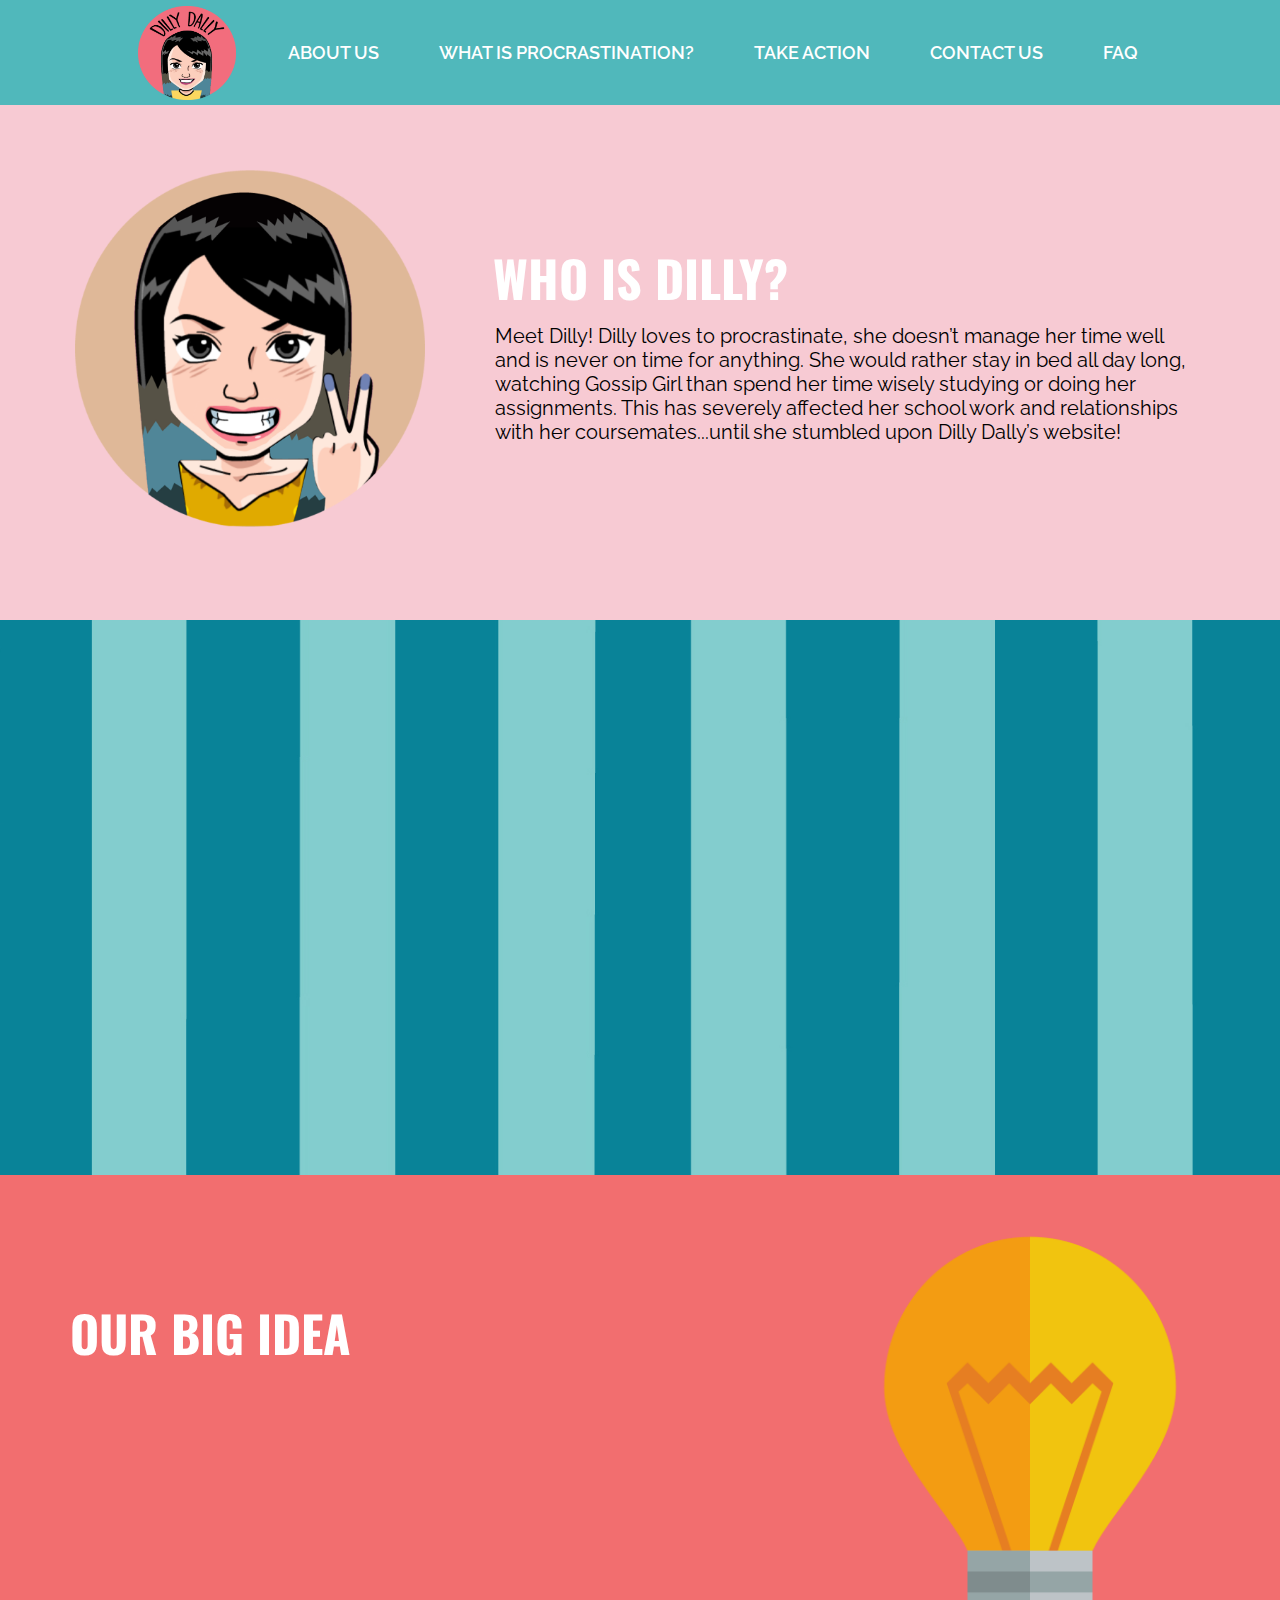
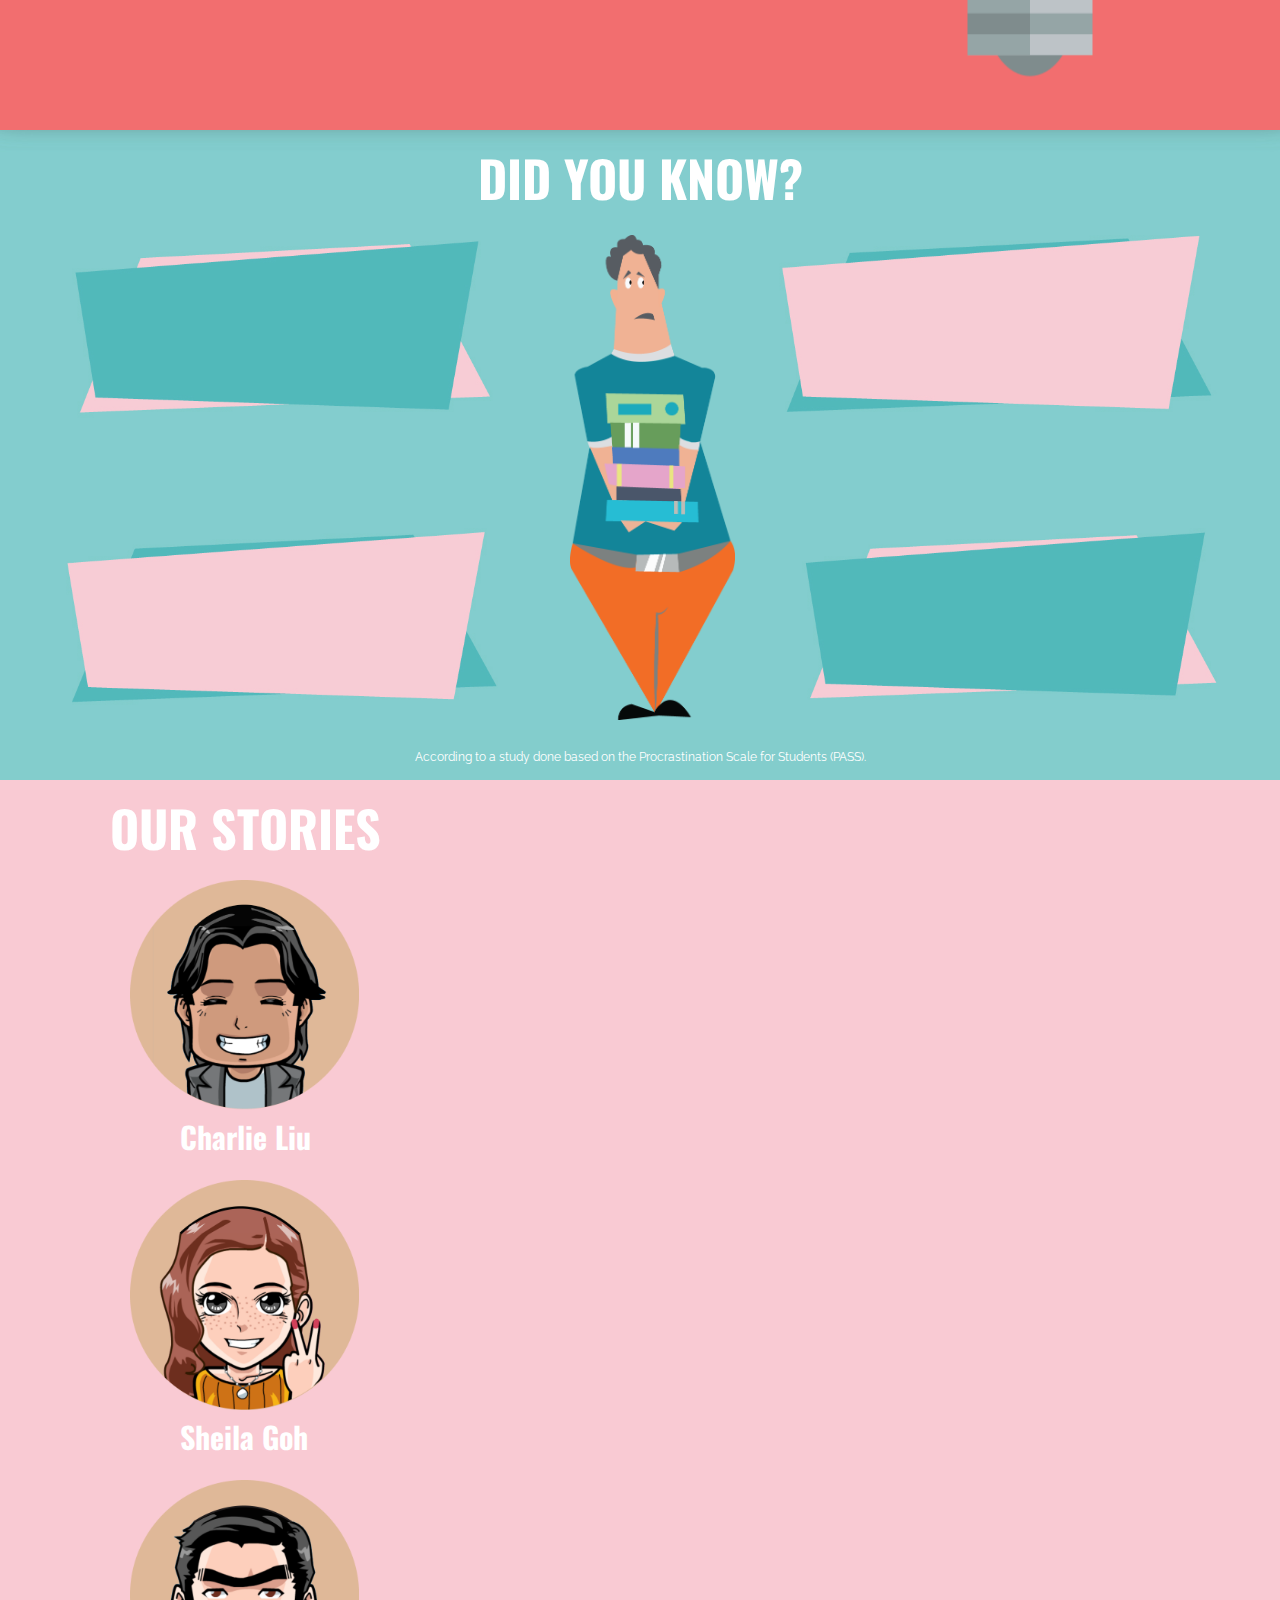
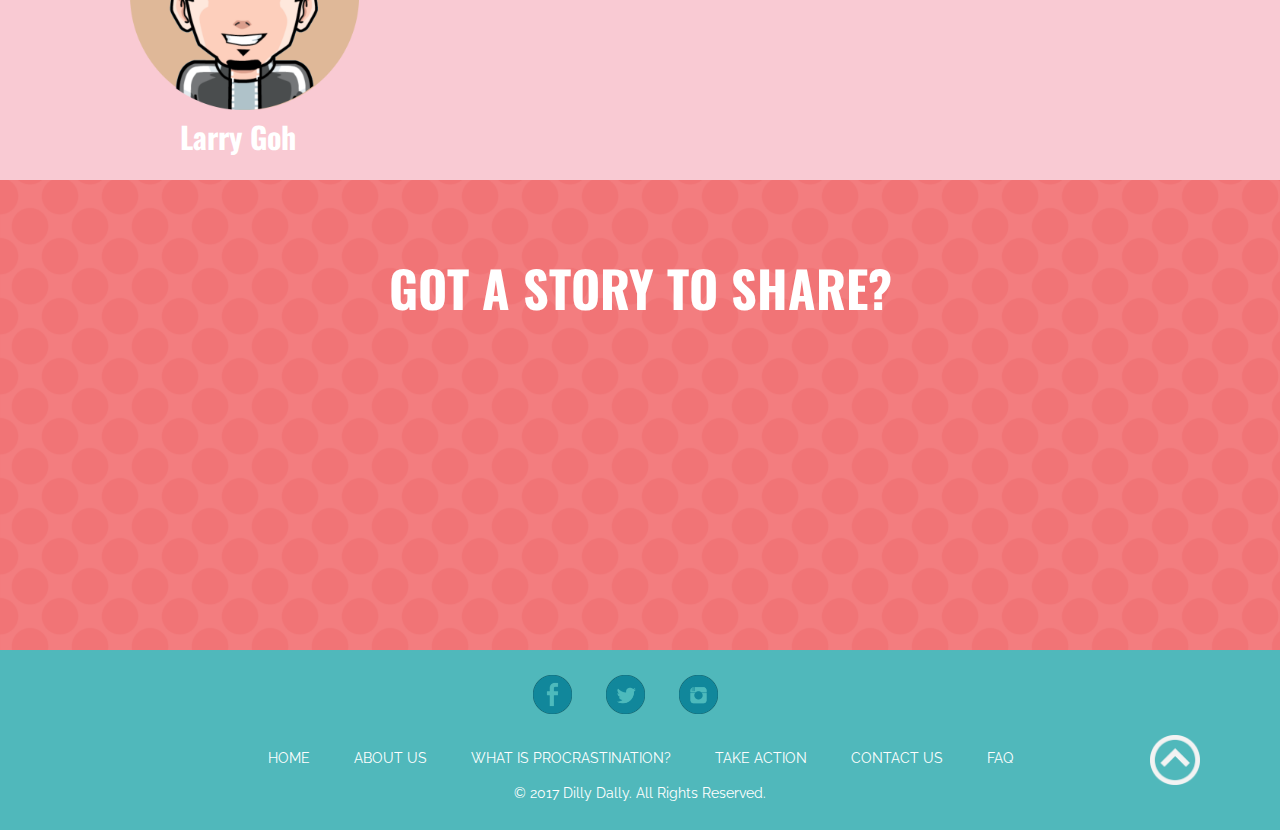
<file: index.html>
<!doctype html>
<html>
<head>
<meta charset="UTF-8">
<title>Dilly Dally</title>

<link href="css/mainstyle.css" rel="stylesheet" type="text/css">


<!--Google Fonts-->
<link href="https://fonts.googleapis.com/css?family=Raleway:300,400,500,600" rel="stylesheet">
<link href="https://fonts.googleapis.com/css?family=Oswald:300,400,700" rel="stylesheet">

<link href="css/animate.css" rel="stylesheet" type="text/css">
<script src="https://ajax.googleapis.com/ajax/libs/jquery/3.1.1/jquery.min.js"></script>
<script src="js/wow.js"></script>

</head>

<script>
	new WOW().init();
</script>
   
<script>
		$(document).ready(function(){
		  $("a").on('click', function(event) {

			if (this.hash !== "") {
			  event.preventDefault();

			  var hash = this.hash;

			  $('html, body').animate({
				scrollTop: $(hash).offset().top
			  }, 800, function(){

				window.location.hash = hash;
			  });
			}
		  });
		});
</script>    
     
       
<body>

<div id="container">

<!--Navigation Bar-->

<div id="navbar">

	<div id="logo"> 
    	<a href="index.html"><img src="image/logo.png" alt="Dilly Dally Logo" width="98" height="94" class="sarah"/>	</a>
    </div>
    
    <div class="nav">
    	<ul>
            <li class="aboutus"><a href="aboutus.html">ABOUT US</a></li>
            <li class="procrastination"><a href="procrastination.html">WHAT IS PROCRASTINATION?</a></li>
            <li class="takeaction"><a href="takeaction.html">TAKE ACTION</a></li>
            <li class="contactus"><a href="contactus.html">CONTACT US</a></li>
            <li class="faq"><a href="faq.html">FAQ</a></li>
        </ul>
    </div>
    
    <script>
    $(window).on("scroll touchmove", function () {
    $('#navbar').toggleClass('smaller', $(document).scrollTop() > 0);
});
    </script>
    
    <script>
    $(window).on("scroll touchmove", function () {
    $('img.sarah').toggleClass('smaller', $(document).scrollTop() > 0);
});
    </script>
    
    <script>
    $(window).on("scroll touchmove", function () {
    $('.nav ul li').toggleClass('smaller', $(document).scrollTop() > 0);
});
    </script>
    
   <script>
    $(window).on("scroll touchmove", function () {
    $('#logo').toggleClass('smaller', $(document).scrollTop() > 0);
});
    </script>
    
</div>

<!--End of Navigation Bar-->

<div id="content">

	<div id="section1">

		<div id="section1_1">
        	<img src="image/dilly.png" alt="Our Mascot - Dilly" width="350" height="357" id="dilly"/>
		</div>

	  	<div id="section1_2">
        	<h2 id="dillyheader">WHO IS DILLY?</h2>
            <div class="wow fadeInRight">
            	<p id="dillytext">Meet Dilly! Dilly loves to procrastinate, she doesn’t manage her time well and is never on time for anything. She would rather stay in bed all day long, watching Gossip Girl than spend her time wisely studying or doing her assignments. This has severely affected her school work and relationships with her coursemates...until she stumbled upon Dilly Dally’s website!</p>
            </div>
	  </div>

	</div>
    
    <div id="section2">
    	<iframe src="https://player.vimeo.com/video/201917941" width="890" height="501" frameborder="0" webkitallowfullscreen mozallowfullscreen allowfullscreen></iframe>
    </div>
    
    <div id="section3">
    
    	<div id="section3_1">
        	<h2 id="bigideaheader">OUR BIG IDEA</h2>
            <div class="wow fadeInLeft">
            <p id="bigideatext">The big idea behind our campaign is for procrastinators to start working towards being more productive in life. Whether it’s school work or house chores, many struggle to get things done. <br><br>

This is where Dilly Dally swifts in to help you cope with a busy life. With chat rooms, planned study dates and a schedule planner, Dilly Dally strives to help you cope with your busy schedule!.</p>
            </div>
        </div>
        
        <div id="section3_2">
        	<img src="image/lightbulb.png" alt="Lightbulb" width="500" height="502" id="lightbulb"/>
        </div>
    
    </div>
    
    <div id="section4">
    
    	<div id="section4_1">
        	<h2 id="didyouknowheader">DID YOU KNOW?</h2>
        </div>
        
        <div id="section4_2">
        	<div class="wow fadeInLeft">
            <h5 id="didyouknowheader1">61%</h5>
        	<p id="didyouknowtext1">of students had 'too many other <br>things to do'.</p>
            <h5 id="didyouknowheader2">47%</h5>
            <p id="didyouknowtext2">believed that the task is aversive.</p>
            </div>
        </div>
        
        <div id="section4_3">
        	<img src="image/strugglingcharacter.png" alt="Character struggling with work" width="165" height="485" id="didyouknowcharacter"/>
        </div>
        
        <div id="section4_4">
        	<div class="wow fadeInRight">
            <h5 id="didyouknowheader3">40%</h5>
        	<p id="didyouknowtext3">of students felt 'overwhelmed'<br> by their tasks.</p>
            <h5 id="didyouknowheader4">14%</h5>
            <p id="didyouknowtext4">of students have a fear of failure.</p>
            </div>
        </div>
    
    </div>
    
    <div id="section4_5">
        <p>According to a study done based on the Procrastination Scale for Students (PASS).</p>
    </div>
    
    <div id="section5">
    
    	<div id="section5_1">
        	<h2 id="storiesheader">OUR STORIES</h2>
     	</div>
        
        <div id="section5_2">
       	  <img src="image/charlie.png" width="229" height="230" alt="Dilly Dally User 1 - Charlie"/>
            <h3>Charlie Liu</h3>
        </div>
        
      	<div id="section5_3">
        	<div class="wow fadeInRight">
        	<p>For the longest time, I felt like my friends couldn’t understand me. They were always frustrated and intolerant towards my working style. It was hard to keep up with my assignments.<br><br>

Thankfully, I found Dilly Dally’s website. With the help of this website, I made new friends who relate to me and were able to get help for my assignments and form effective study groups. </p>
			</div>
        </div>
        
     	<div id="section5_4">
      		<img src="image/sheila.png" width="229" height="230" alt="Dilly Dally User 2 - Sheila"/>
            <h3>Sheila Goh</h3>
   	  	</div>
        
     	<div id="section5_5">
        	<div class="wow fadeInRight">
        	<p>I got frustrated at myself for constantly being so unproductive. I always tell myself to actually execute the schedule I plan for myself but it never works out.. I get so unmotivated to do anything and I get distracted by the slightest thing such as the rainy weather.<br><br> But then I found Dilly Dally. Thanks to them, I get things done on time or even early sometimes! I learnt different ways to cope with procrastination and as tough as it gets tough as it gets, I manage my time better well. </p>
            </div>
        </div>
        
     	<div id="section5_6">
        	<img src="image/larry.png" width="229" height="230" alt="Dilly Dally User 3 - Larry"/>
            <h3>Larry Goh</h3>
     	</div>
        
   	  	<div id="section5_7">
        	<div class="wow fadeInRight">
      		<p>“Lousy group member” was pretty much my reputation before I found Dilly Dally. People always complained about how I did last minute, sub-par work and were extremely unwilling to work with me. I really wanted to do better but the workload was always too overwhelming and no one was willing to help me. <br><br>

Luckily, I found Dilly Dally’s website and got help from people, who were studying the same course, I met through the chat room. It makes studying more interactive and fun now. Coursemates of mine have noticed the change in me and asked me about it. We’re on much better terms right now and I have it to thank Dilly Dally!</p>
			</div>
        </div>
    
    </div>
    
    <div id="section6">
    	<h2>GOT A STORY TO SHARE?</h2>
        <div class="wow fadeInUp">
        <p>Email us at mystory@dillydally.com and your story will be featured here! <br><br> Be sure to mention the following: <br><br>1. What you procrastinated over?<br>2. What was the consequence?<br>3. How did you solve the problem?<br>4. What did you learn?</p>
    	</div>
        </div>
</div>

<!--Footer-->

<div id="footer">
	
    <div id="footer_1"> 
    	<a href="http://facebook.com"><img src="image/facebookicon.png" width="39" height="39" alt="Facebook Icon"/></a>
        <a href="http://twitter.com"><img src="image/twittericon.png" width="39" height="39" alt="Twitter Icon"/></a>
        <a href="http://instagram.com"><img src="image/instagramicon.png" width="39" height="39" alt="Instagram Icon"/></a>
    </div>
    
    <div id="footer_2">
    	<ul>
        	<li>
            	<li class="home"><a href="index.html">HOME</a></li>
            	<li class="aboutus"><a href="aboutus.html">ABOUT US</a></li>
            	<li class="procrastination"><a href="procrastination.html">WHAT IS PROCRASTINATION?</a></li>
            	<li class="takeaction"><a href="takeaction.html">TAKE ACTION</a></li>
            	<li class="contactus"><a href="contactus.html">CONTACT US</a></li>
          		<li class="faq"><a href="faq.html">FAQ</a></li>
            </li>
        </ul>
    </div>
    
    <div class="backtotop">
				<a href="#section1">
					<img src="image/top.png" alt="Back to top button" width="1717" height="1717" id="top"/>
				</a>
				</div>
    
    <div id="footer_3">
    	<p>&copy; 2017 Dilly Dally. All Rights Reserved.</p>
    </div>
    
</div>

<!--End of Footer-->

</div>

</body>

</html>
</file>
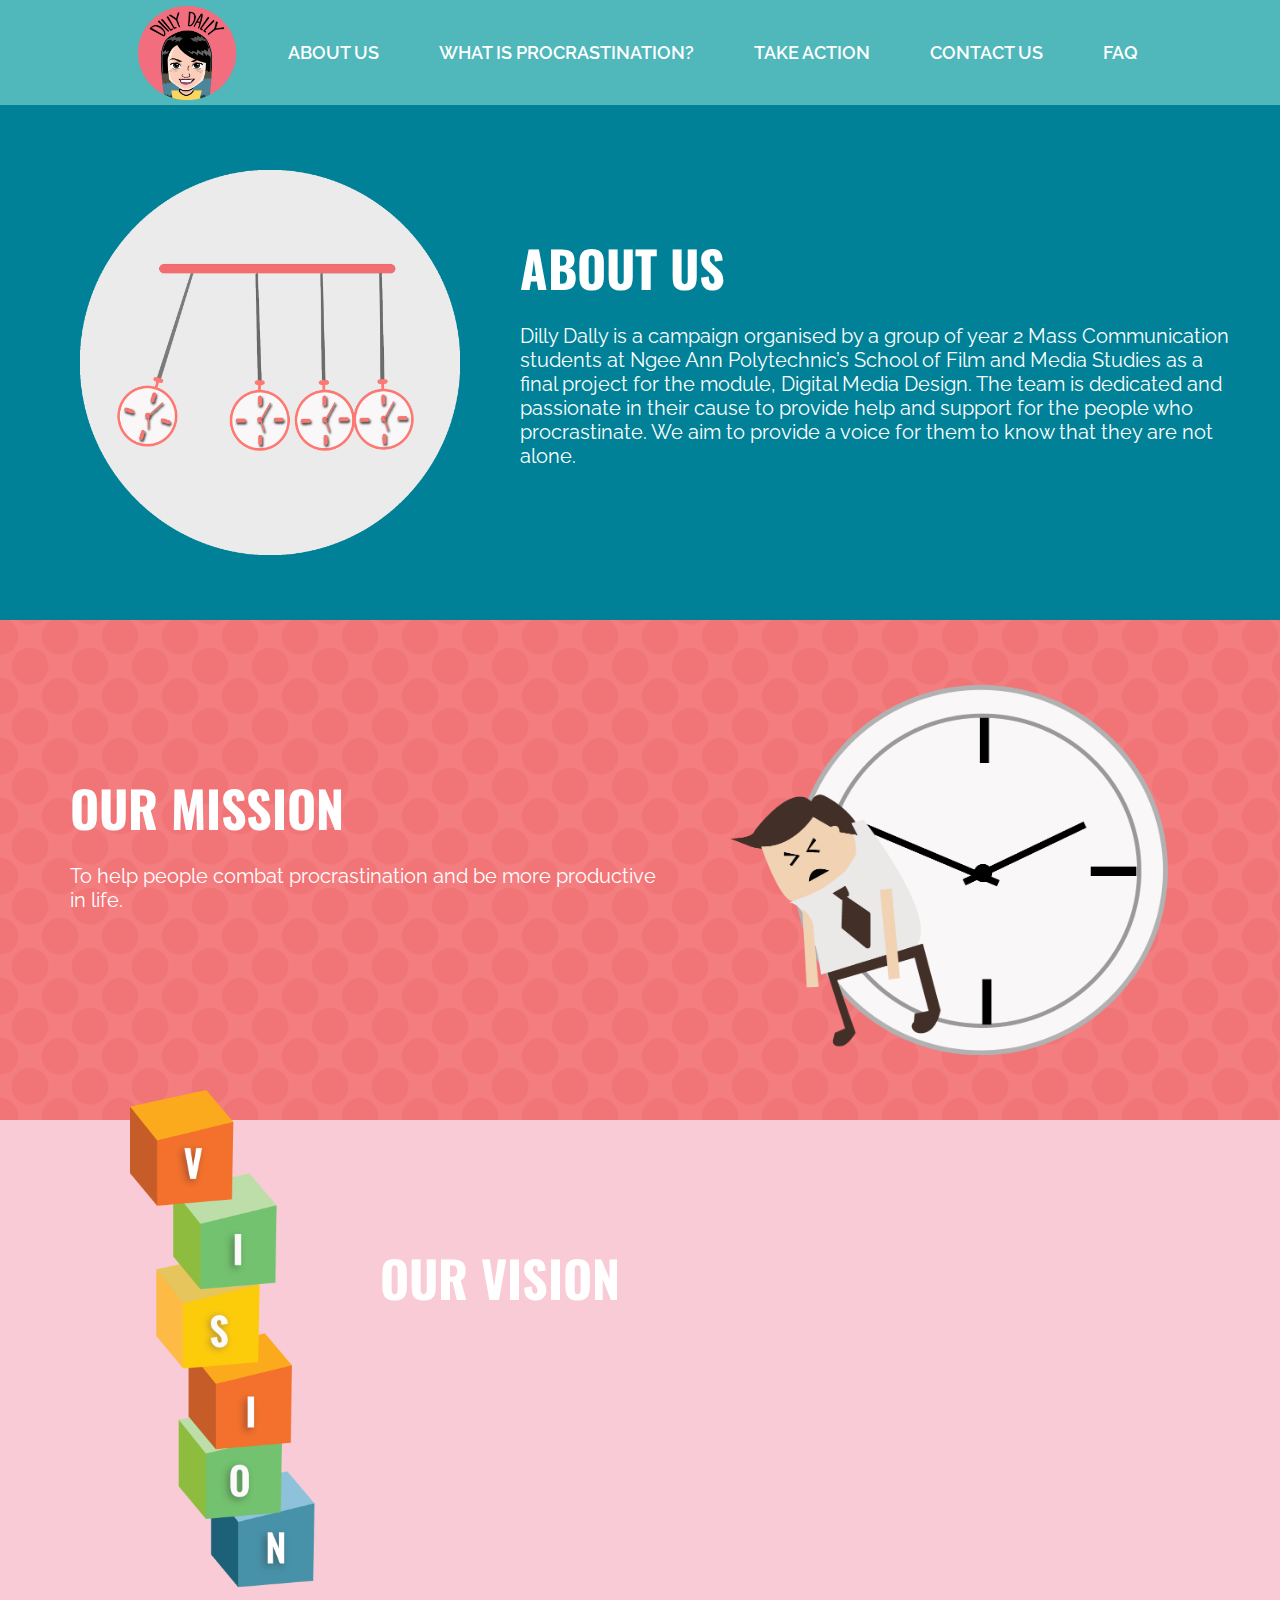
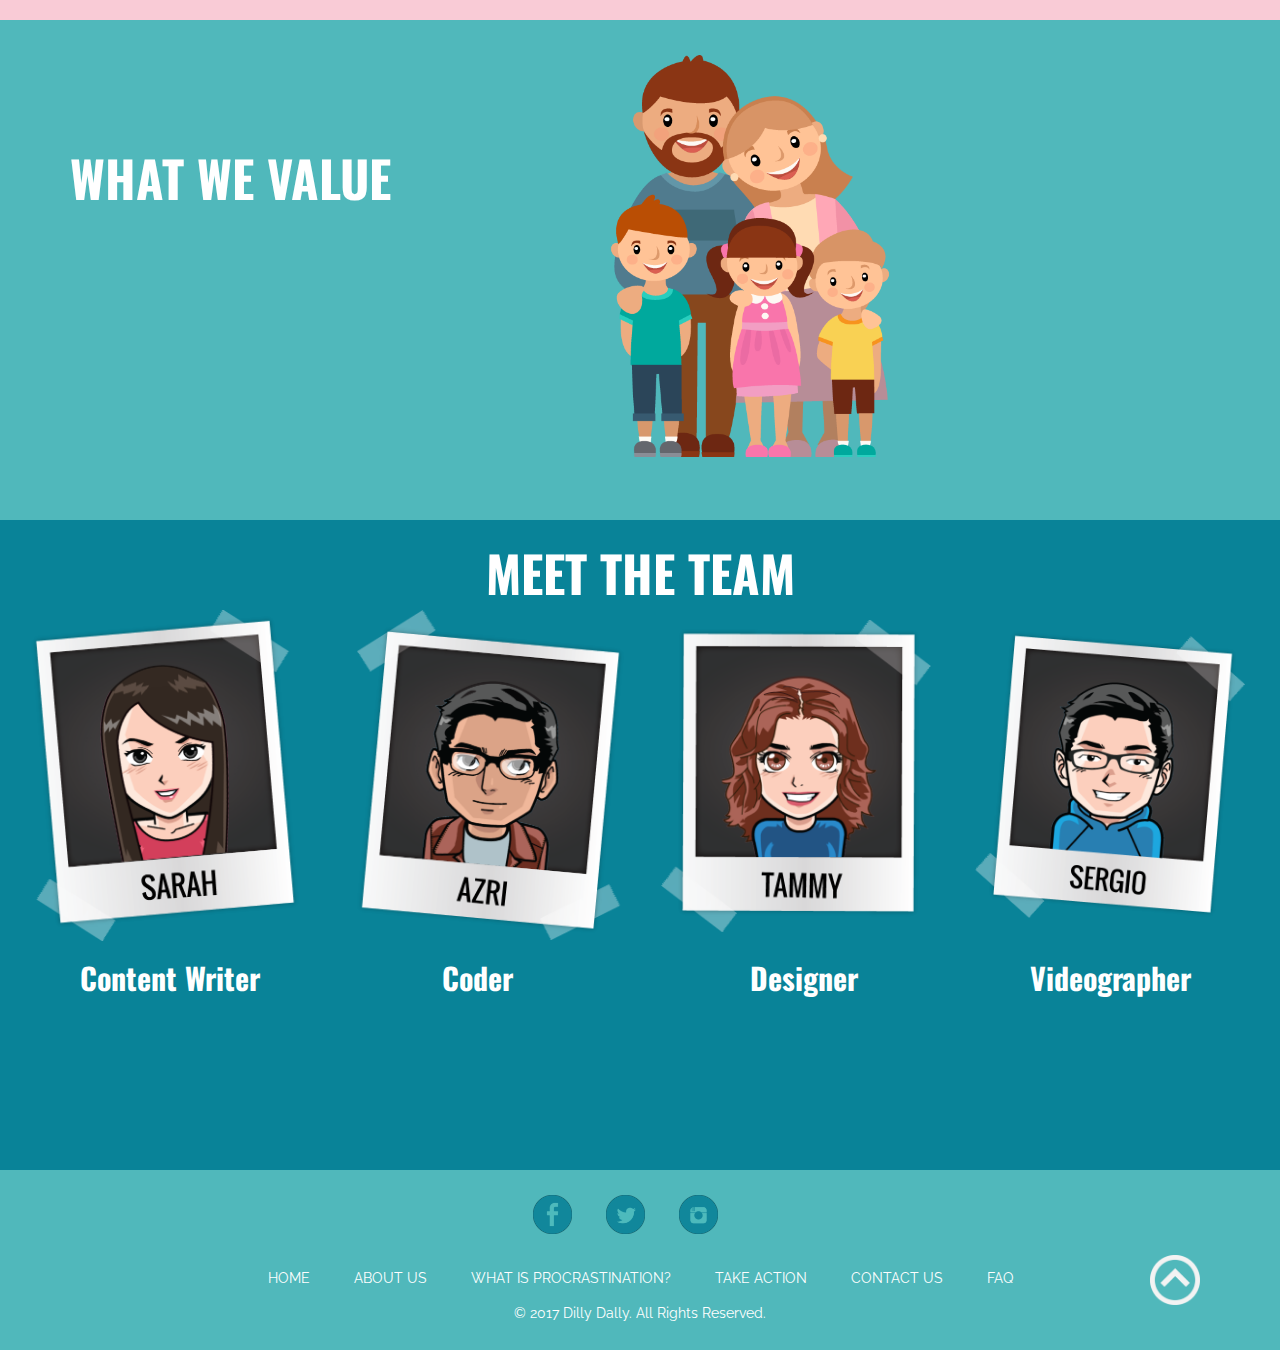
<file: aboutus.html>
<!doctype html>
<html>
<head>
<meta charset="UTF-8">
<title>About Us</title>

<link href="css/mainstyle.css" rel="stylesheet" type="text/css">

<!--Google Fonts-->
<link href="https://fonts.googleapis.com/css?family=Raleway:300,400,500" rel="stylesheet">
<link href="https://fonts.googleapis.com/css?family=Oswald:300,400,700" rel="stylesheet">

<link href="css/animate.css" rel="stylesheet" type="text/css">
<script src="https://ajax.googleapis.com/ajax/libs/jquery/3.1.1/jquery.min.js"></script>
<script src="js/wow.js"></script>

</head>

<script>
	new WOW().init();
</script>

<script>
		$(document).ready(function(){
		  $("a").on('click', function(event) {

			if (this.hash !== "") {
			  event.preventDefault();

			  var hash = this.hash;

			  $('html, body').animate({
				scrollTop: $(hash).offset().top
			  }, 800, function(){

				window.location.hash = hash;
			  });
			}
		  });
		});
</script>

<body>

<div id="container">

<!--Navigation Bar-->

<div id="navbar">

	<div id="logo"> 
    	<a href="index.html"><img src="image/logo.png" alt="Dilly Dally Logo" width="98" height="94" class="sarah"/>	</a>
    </div>
    
    <div class="nav">
    	<ul>
            <li class="aboutus"><a href="aboutus.html">ABOUT US</a></li>
            <li class="procrastination"><a href="procrastination.html">WHAT IS PROCRASTINATION?</a></li>
            <li class="takeaction"><a href="takeaction.html">TAKE ACTION</a></li>
            <li class="contactus"><a href="contactus.html">CONTACT US</a></li>
            <li class="faq"><a href="faq.html">FAQ</a></li>
        </ul>
    </div>
    
    <script>
    $(window).on("scroll touchmove", function () {
    $('#navbar').toggleClass('smaller', $(document).scrollTop() > 0);
});
    </script>
    
    <script>
    $(window).on("scroll touchmove", function () {
    $('img.sarah').toggleClass('smaller', $(document).scrollTop() > 0);
});
    </script>
    
    <script>
    $(window).on("scroll touchmove", function () {
    $('.nav ul li').toggleClass('smaller', $(document).scrollTop() > 0);
});
    </script>
    
   <script>
    $(window).on("scroll touchmove", function () {
    $('#logo').toggleClass('smaller', $(document).scrollTop() > 0);
});
    </script>
    
</div>

<!--End of Navigation Bar-->


<div id="aboutussection1">
	<div id="aboutussection1_1">
    	<img src="image/pendulum.png" alt="Pendulum" width="380" height="385" id="pendulum"/>
    </div>
  	<div id="aboutussection1_2">
    	<h2>ABOUT US</h2>
        <div class="wow fadeInRight">
        <p>Dilly Dally is a campaign organised by a group of year 2 Mass Communication students at Ngee Ann Polytechnic’s School of Film and Media Studies as a final project for the module, Digital Media Design. The team is dedicated and passionate in their cause to provide help and support for the people who procrastinate. We aim to provide a voice for them to know that they are not alone. 
		</p>
        </div>
   	</div>
</div>

<div id="aboutussection2">
	<div id="aboutussection2_1">
    	<h2>OUR MISSION</h2>
        <div class="wow fadeInLeft">
        <p>To help people combat procrastination and be more productive <br>in life.</p>
        </div>
    </div>
    <div id="aboutussection2_2">
    	<img src="image/stuckonclock.png" alt="Boy stuck on a clock" width="438" height="370" id="trappedonclock"/>
    </div>
</div>

<div id="aboutussection3">
	<div id="aboutussection3_1">
    	<img src="image/vision.png" alt="Vision" width="219" height="520" id="vision"/>
    </div>
    <div id="aboutussection3_2">
    	<h2>OUR VISION</h2>
        <div class="wow fadeInRight">
        <p>We aim for people to be more tolerant towards people who procrastinate and patiently guide them through the arduous journey towards being more productive.</p>
        </div>
    </div>
</div>

<div id="aboutussection4">
	<div id="aboutussection4_1">
    	<h2>WHAT WE VALUE</h2>
        <div class="wow fadeInLeft">
        <p>At the heart of our mission is <strong>compassion</strong>, <strong>empathy</strong> and <strong>patience</strong> for all persons. We are committed to these values in our hearts and minds. </p>
        </div>
  </div>
    	<div id="aboutussection4_2">
    	<img src="image/family.png" width="500" height="500" alt=""/> 
    	</div>

<div id="aboutussection5">
	<div id="aboutussection5_1">
    	<h2>MEET THE TEAM</h2>
    </div>
    <div id="aboutussection5_2">
    	<div class="teamsarah">
        </div>
    </div>
    <div id="aboutussection5_3">
    	<div class="teamazri">
        </div>
    </div>
    <div id="aboutussection5_4">
    	<div class="teamtammy">
        </div>
    </div>
    <div id="aboutussection5_5">
    	<div class="teamsergio">
        </div>
    </div>
    <div id="aboutussection5_6">
    	<h4>Content Writer</h4>
        <div class="wow fadeInUp">
        <p>Gossip Girl fanatic and has zero patience for anything. Loves mala hotpot and absolutely hates vegetables.</p>
        </div>
    </div>
    <div id="aboutussection5_7">
    	<h4>Coder</h4>
        <div class="wow fadeInUp">
        <p>Korean-trash. Constantly falls asleep and wakes up at the weirdest timing. Absolutely loves Big Bang.</p>
        </div>
    </div>
    <div id="aboutussection5_8">
    	<h4>Designer</h4>
        <div class="wow fadeInUp">
        <p>100% auntie. Can’t live without Grab or Uber and lives for mahjong.</p>
        </div>
    </div>
    <div id="aboutussection5_9">
    	<h4>Videographer</h4>
        <div class="wow fadeInUp">
        <p>Has 0% chill and will wake up at ungodly hours to satisfy his love for football. <br/>Also dabbed with Mina.</p>
        </div>
    </div>
</div>

<!--Footer-->

<div id="footer">
	
    <div id="footer_1"> 
    	<a href="http://facebook.com"><img src="image/facebookicon.png" width="39" height="39" alt="Facebook Icon"/></a>
        <a href="http://twitter.com"><img src="image/twittericon.png" width="39" height="39" alt="Twitter Icon"/></a>
        <a href="http://instagram.com"><img src="image/instagramicon.png" width="39" height="39" alt="Instagram Icon"/></a>
    </div>
    
    <div id="footer_2">
    	<ul>
        	<li>
       	  <li class="home"><a href="index.html">HOME</a></li>
            	<li class="aboutus"><a href="aboutus.html">ABOUT US</a></li>
            	<li class="procrastination"><a href="procrastination.html">WHAT IS PROCRASTINATION?</a></li>
            	<li class="takeaction"><a href="takeaction.html">TAKE ACTION</a></li>
            	<li class="contactus"><a href="contactus.html">CONTACT US</a></li>
          		<li class="faq"><a href="faq.html">FAQ</a></li>
            </li>
        </ul>
    </div>
    
    <div class="backtotop">
				<a href="#aboutussection1">
					<img src="image/top.png" alt="Back to top button" width="1717" height="1717" id="top"/>
				</a>
				</div>
    
    <div id="footer_3">
    	<p>&copy; 2017 Dilly Dally. All Rights Reserved.</p>
    </div>
    
</div>

<!--End of Footer-->

	</div>
	</div>

</body>
</html>
</file>
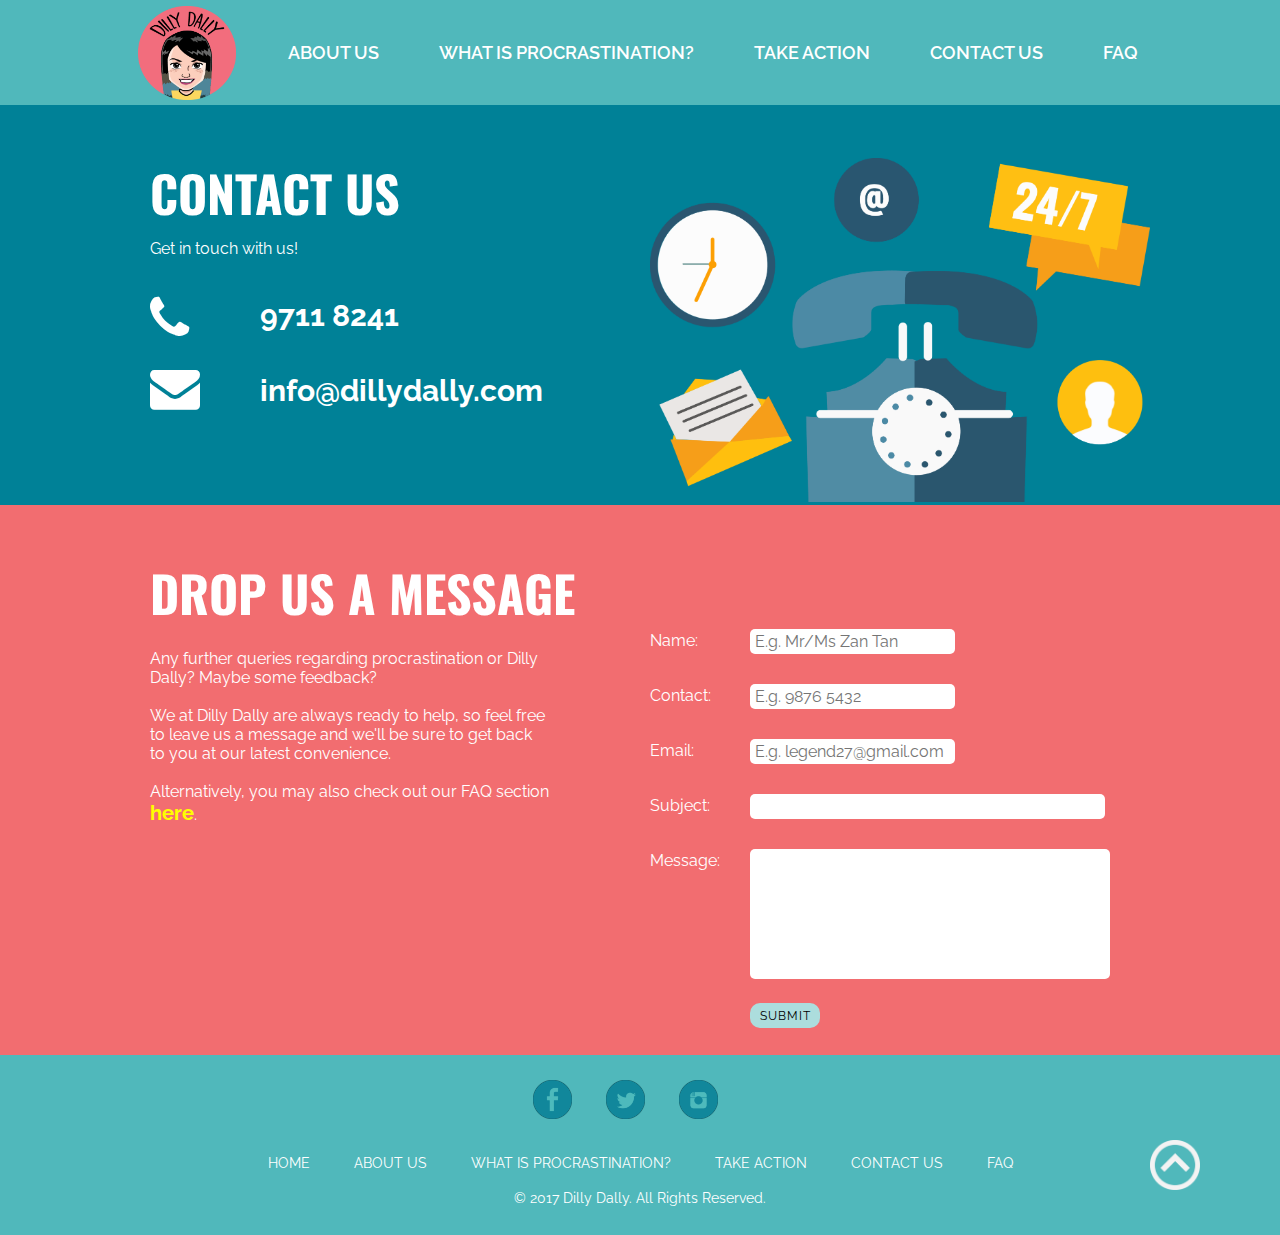
<file: contactus.html>
<!doctype html>
<html>
<head>
<meta charset="UTF-8">
<title>Contact Us</title>
<link href="css/mainstyle.css" rel="stylesheet" type="text/css">


<!--Google Fonts-->
<link href="https://fonts.googleapis.com/css?family=Raleway:300,400,500" rel="stylesheet">
<link href="https://fonts.googleapis.com/css?family=Oswald:300,400,700" rel="stylesheet">
<link rel="stylesheet" href="/font-awesome-4.7.0/css/font-awesome.css">

<link href="css/animate.css" rel="stylesheet" type="text/css">
<link href="font-awesome-4.7.0/css/font-awesome.min.css" rel="stylesheet" type="text/css">
<script src="https://ajax.googleapis.com/ajax/libs/jquery/3.1.1/jquery.min.js"></script>
<script src="js/wow.js"></script>

</head>

<script>
	new WOW().init();
</script>
    
<script>
		$(document).ready(function(){
		  $("a").on('click', function(event) {

			if (this.hash !== "") {
			  event.preventDefault();

			  var hash = this.hash;

			  $('html, body').animate({
				scrollTop: $(hash).offset().top
			  }, 800, function(){

				window.location.hash = hash;
			  });
			}
		  });
		});
</script>    
    
<body>

<div id="container">

<!--Navigation Bar-->

<div id="navbar">

	<div id="logo"> 
    	<a href="index.html"><img src="image/logo.png" alt="Dilly Dally Logo" width="98" height="94" class="sarah"/>	</a>
    </div>
    
    <div class="nav">
    	<ul>
            <li class="aboutus"><a href="aboutus.html">ABOUT US</a></li>
            <li class="procrastination"><a href="procrastination.html">WHAT IS PROCRASTINATION?</a></li>
            <li class="takeaction"><a href="takeaction.html">TAKE ACTION</a></li>
            <li class="contactus"><a href="contactus.html">CONTACT US</a></li>
            <li class="faq"><a href="faq.html">FAQ</a></li>
        </ul>
    </div>
    
    <script>
    $(window).on("scroll touchmove", function () {
    $('#navbar').toggleClass('smaller', $(document).scrollTop() > 0);
});
    </script>
    
    <script>
    $(window).on("scroll touchmove", function () {
    $('img.sarah').toggleClass('smaller', $(document).scrollTop() > 0);
});
    </script>
    
    <script>
    $(window).on("scroll touchmove", function () {
    $('.nav ul li').toggleClass('smaller', $(document).scrollTop() > 0);
});
    </script>
    
   <script>
    $(window).on("scroll touchmove", function () {
    $('#logo').toggleClass('smaller', $(document).scrollTop() > 0);
});
    </script>
    
</div>

<!--End of Navigation Bar-->

<!--Contact Us-->

<div id="contactdivider"></div>

<div id="contact1">
	<h1>Contact Us</h1>
	<p>Get in touch with us!</p>
	<p><i class="fa fa-phone" aria-hidden="true"></i></p><p class="text">9711 8241</p>
	<p><i class="fa fa-envelope" aria-hidden="true"></i></p><p class="text"><a href="mailto:info@dillydally.com">info@dillydally.com</a></p>
	<img src="image/contactus.png" alt="Contact Us" width="500" height="344" id="contactvector"/> 
</div>

<div id="contact2">
	<h1>Drop Us a Message</h1>
    <div class="wow fadeInLeft">
	<p>Any further queries regarding procrastination or Dilly Dally? Maybe some feedback?<br/><br/>We at Dilly Dally are always ready to help, so feel free to leave us a message and we'll be sure to get back to you at our latest convenience.<br/><br/>Alternatively, you may also check out our FAQ section <a href="faq.html">here</a>.</p>
    </div>
	<div id="contactform">
		<form>
			<p>Name:</p><input type="text" placeholder="E.g. Mr/Ms Zan Tan">
			<br/>
			<p>Contact:</p><input type="text" placeholder="E.g. 9876 5432">
			<br/>
			<p>Email:</p><input type="text" placeholder="E.g. legend27@gmail.com">
			<br/>
			<p>Subject:</p><input type="textarea1">
			<br/>
		  <p>Message:</p><textarea name="textarea" id="textarea"></textarea>
			<br/>
			<input type="button" value="Submit">
		</form>
	</div>
</div>



<!--End of Contact Us-->

<!--Footer-->

<div id="footer">
	
    <div id="footer_1"> 
    	<a href="http://facebook.com"><img src="image/facebookicon.png" width="39" height="39" alt="Facebook Icon"/></a>
        <a href="http://twitter.com"><img src="image/twittericon.png" width="39" height="39" alt="Twitter Icon"/></a>
        <a href="http://instagram.com"><img src="image/instagramicon.png" width="39" height="39" alt="Instagram Icon"/></a>
    </div>
    
    <div id="footer_2">
    	<ul>
        	<li>
            	<li class="home"><a href="index.html">HOME</a></li>
            	<li class="aboutus"><a href="aboutus.html">ABOUT US</a></li>
            	<li class="procrastination"><a href="procrastination.html">WHAT IS PROCRASTINATION?</a></li>
            	<li class="takeaction"><a href="takeaction.html">TAKE ACTION</a></li>
            	<li class="contactus"><a href="contactus.html">CONTACT US</a></li>
          		<li class="faq"><a href="faq.html">FAQ</a></li>
            </li>
        </ul>
    </div>
    
    <div class="backtotop">
				<a href="#contact1">
					<img src="image/top.png" alt="Back to top button" width="1717" height="1717" id="top"/>
				</a>
				</div>
    
    <div id="footer_3">
    	<p>&copy; 2017 Dilly Dally. All Rights Reserved.</p>
    </div>
    
</div>

<!--End of Footer-->

</div>

</body>

</html>
</file>
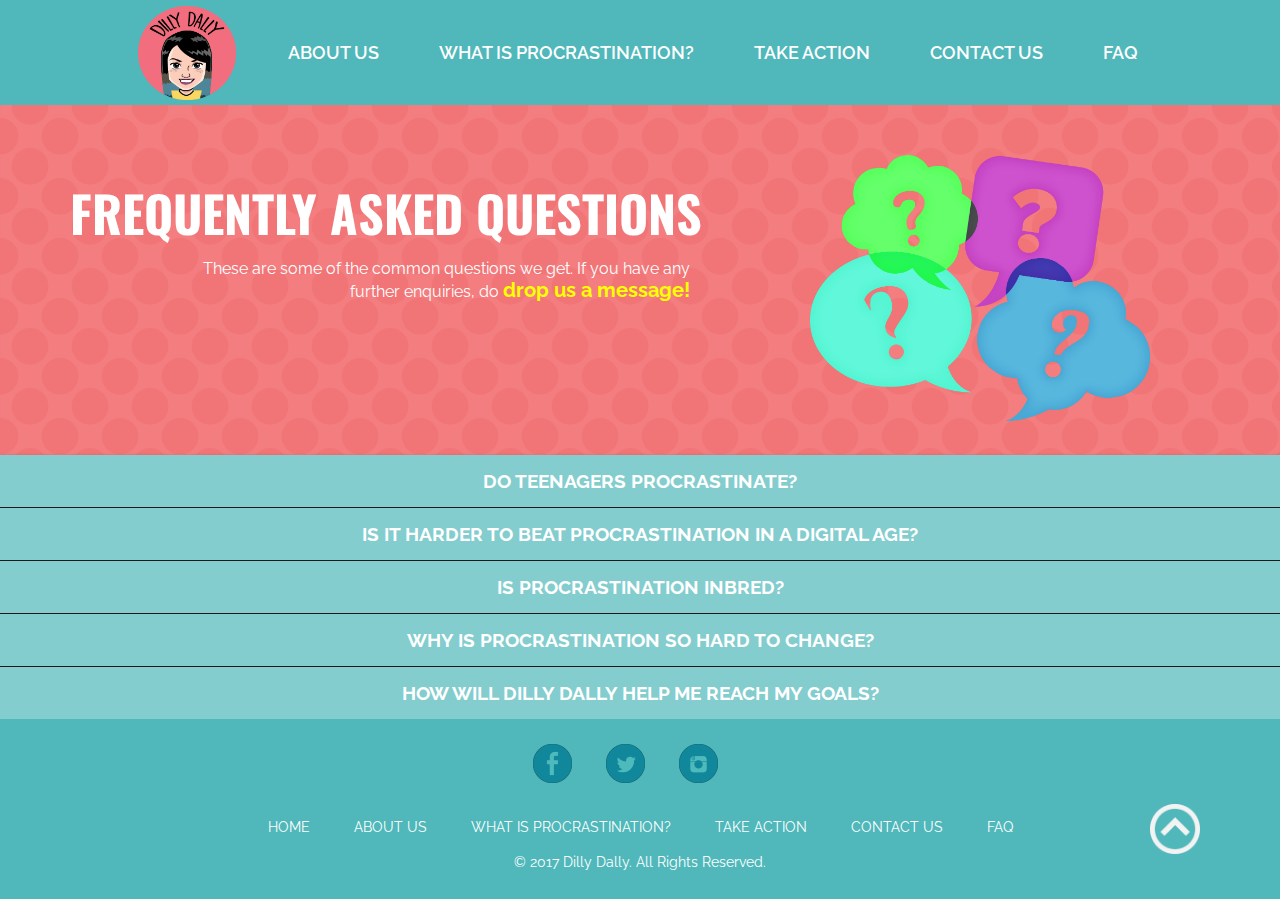
<file: faq.html>
<!doctype html>
<html>
<head>
<meta charset="UTF-8">
<title>Frequently Asked Questions</title>
<link href="css/mainstyle.css" rel="stylesheet" type="text/css">


<!--Google Fonts-->
<link href="https://fonts.googleapis.com/css?family=Raleway:300,400,500" rel="stylesheet">
<link href="https://fonts.googleapis.com/css?family=Oswald:300,400,700" rel="stylesheet">

<link href="css/animate.css" rel="stylesheet" type="text/css">
<script src="https://ajax.googleapis.com/ajax/libs/jquery/3.1.1/jquery.min.js"></script>
<script src="js/accordion.js"></script>
<script src="js/wow.js"></script>

</head>

<script>
	new WOW().init();
</script>
  
<script>
		$(document).ready(function(){
		  $("a").on('click', function(event) {

			if (this.hash !== "") {
			  event.preventDefault();

			  var hash = this.hash;

			  $('html, body').animate({
				scrollTop: $(hash).offset().top
			  }, 800, function(){

				window.location.hash = hash;
			  });
			}
		  });
		});
</script>    
        
<body>

<div id="container">

<!--Navigation Bar-->

<div id="navbar">

	<div id="logo"> 
    	<a href="index.html"><img src="image/logo.png" alt="Dilly Dally Logo" width="98" height="94" class="sarah"/>	</a>
    </div>
    
    <div class="nav">
    	<ul>
            <li class="aboutus"><a href="aboutus.html">ABOUT US</a></li>
            <li class="procrastination"><a href="procrastination.html">WHAT IS PROCRASTINATION?</a></li>
            <li class="takeaction"><a href="takeaction.html">TAKE ACTION</a></li>
            <li class="contactus"><a href="contactus.html">CONTACT US</a></li>
            <li class="faq"><a href="faq.html">FAQ</a></li>
        </ul>
    </div>
    
    <script>
    $(window).on("scroll touchmove", function () {
    $('#navbar').toggleClass('smaller', $(document).scrollTop() > 0);
});
    </script>
    
    <script>
    $(window).on("scroll touchmove", function () {
    $('img.sarah').toggleClass('smaller', $(document).scrollTop() > 0);
});
    </script>
    
    <script>
    $(window).on("scroll touchmove", function () {
    $('.nav ul li').toggleClass('smaller', $(document).scrollTop() > 0);
});
    </script>
    
   <script>
    $(window).on("scroll touchmove", function () {
    $('#logo').toggleClass('smaller', $(document).scrollTop() > 0);
});
    </script>
    
</div>

<!--End of Navigation Bar-->

<!--FAQ Accordion-->

<div id="faq">
	<div id="faq_1">
	<h1>Frequently Asked Questions</h1>
    		<div class="wow fadeInLeft">
            <p>These are some of the common questions we get. If you have any further enquiries, do <a href="contactus.html">drop us a message!</a></p>
            </div>
    </div>
    <div id="faq_2">
    	<img src="image/questionmarks.png" alt="Question marks" width="340" height="266" id="questionmarks"/>
    </div>
</div>

<div id="accordionsection">
<div class="accordion">
			<div class="accordion-section">
				<a class="accordion-section-title" href="#accordion-1">Do teenagers procrastinate?</a>
				<div id="accordion-1" class="accordion-section-content">
					<p id="faq1">Procrastination occurs to many. A messy room stays that way, even though you promised yourself you’d get to it. Procrastination doesn’t just happen occasionally. It’s a chronic, pervasive and ingrained pattern. If you are one of these people whom you know have an in-built tendency to let something go to seed, not only with challenging tasks but even with simple ones, Dilly Dally is the perfect website you can seek help from.</p>
				</div><!--end .accordion-section-content-->
			</div><!--end .accordion-section-->

			<div class="accordion-section">
				<a class="accordion-section-title" href="#accordion-2">Is it harder to beat procrastination in a Digital Age?</a>
				<div id="accordion-2" class="accordion-section-content">
					<p id="faq2">The accessibility, appeal and addictive distractions of the media is everywhere. Digital devices tempt. Social networks delude. Add up the number of hours you spent on stuff that is irrelevant to your personal or career goals. Is it no wonder you’re on the brink of the Boulevard of Broken Dreams?</p>
				</div><!--end .accordion-section-content-->
			</div><!--end .accordion-section-->

			<div class="accordion-section">
				<a class="accordion-section-title" href="#accordion-3">Is procrastination inbred?</a>
				<div id="accordion-3" class="accordion-section-content">
					<p id="faq3">Procrastinators are made not born. It is indirectly learnt through the teachings and pass-downs of the family. It is the response to an authoritarian parenting style. A harsh, controlling parent keeps their child from developing the ability to regulate themselves, from internalising their own plans to learn learning how to execute them. </p>
				</div><!--end .accordion-section-content-->
			</div><!--end .accordion-section-->
			
			<div class="accordion-section">
				<a class="accordion-section-title" href="#accordion-4">Why is procrastination so hard to change?</a>
				<div id="accordion-4" class="accordion-section-content">
					<p id="faq4">Procrastination is driven by strong emotions and tenacious personality traits, thus it’s difficult to change. If it’s simply about “making resolutions” or “just doing it”, your mother’s nagging and teacher’s scolding would have cured you of it from long before. 
					<br/><br/>
					To correct this deep-seated habit, you need to materialise individualised skills and strategies tailored to your personality style. This is important because the right advice for one style may be the wrong advice for another. Sometimes the glass shoe just doesn’t fit all..</p>
				</div><!--end .accordion-section-content-->
			</div><!--end .accordion-section-->
			
			<div class="accordion-section">
				<a class="accordion-section-title" href="#accordion-5">How will Dilly Dally help me reach my goals?</a>
				<div id="accordion-5" class="accordion-section-content">
					<p id="faq5">Dilly Dally helps you develops an improved, upgraded version of yourself! Dilly Dally will help you with the following:
					<br/>
					- Allows you to get help in school work or assignments from people studying the same course/subject through the chat room
					<br/>
					- Serves as a platform for procrastinators to meet up for study sessions, where they can encourage one another to study, and also help with each other’s work. 
					<br/><br/>
					Our Dilly Dally application also helps you with the following:
					<br/>
					- Blocks out notifications from distracting applications 
					<br/>
					- Keep track of your schedule
					<br/>
					- Music player that aids in studying (E.g. plays focus music, auto timer set at 30/60 minutes so that ideal break time is achieved.)</p>
				</div><!--end .accordion-section-content-->
			</div><!--end .accordion-section-->
		</div><!--end .accordion-->
            
<!--End of FAQ Accordion-->


<!--Footer-->

<div id="footer">
	
    <div id="footer_1"> 
    	<a href="http://facebook.com"><img src="image/facebookicon.png" width="39" height="39" alt="Facebook Icon"/></a>
        <a href="http://twitter.com"><img src="image/twittericon.png" width="39" height="39" alt="Twitter Icon"/></a>
        <a href="http://instagram.com"><img src="image/instagramicon.png" width="39" height="39" alt="Instagram Icon"/></a>
    </div>
    
    <div id="footer_2">
    	<ul>
        	<li>
            	<li class="home"><a href="index.html">HOME</a></li>
            	<li class="aboutus"><a href="aboutus.html">ABOUT US</a></li>
            	<li class="procrastination"><a href="procrastination.html">WHAT IS PROCRASTINATION?</a></li>
            	<li class="takeaction"><a href="takeaction.html">TAKE ACTION</a></li>
            	<li class="contactus"><a href="contactus.html">CONTACT US</a></li>
          		<li class="faq"><a href="faq.html">FAQ</a></li>
            </li>
        </ul>
    </div>
    
    <div class="backtotop">
				<a href="#faq">
					<img src="image/top.png" alt="Back to top button" width="1717" height="1717" id="top"/>
				</a>
				</div>
    
    <div id="footer_3">
    	<p>&copy; 2017 Dilly Dally. All Rights Reserved.</p>
    </div>
    
</div>

<!--End of Footer-->

</div>

</div>

</body>

</html>
</file>
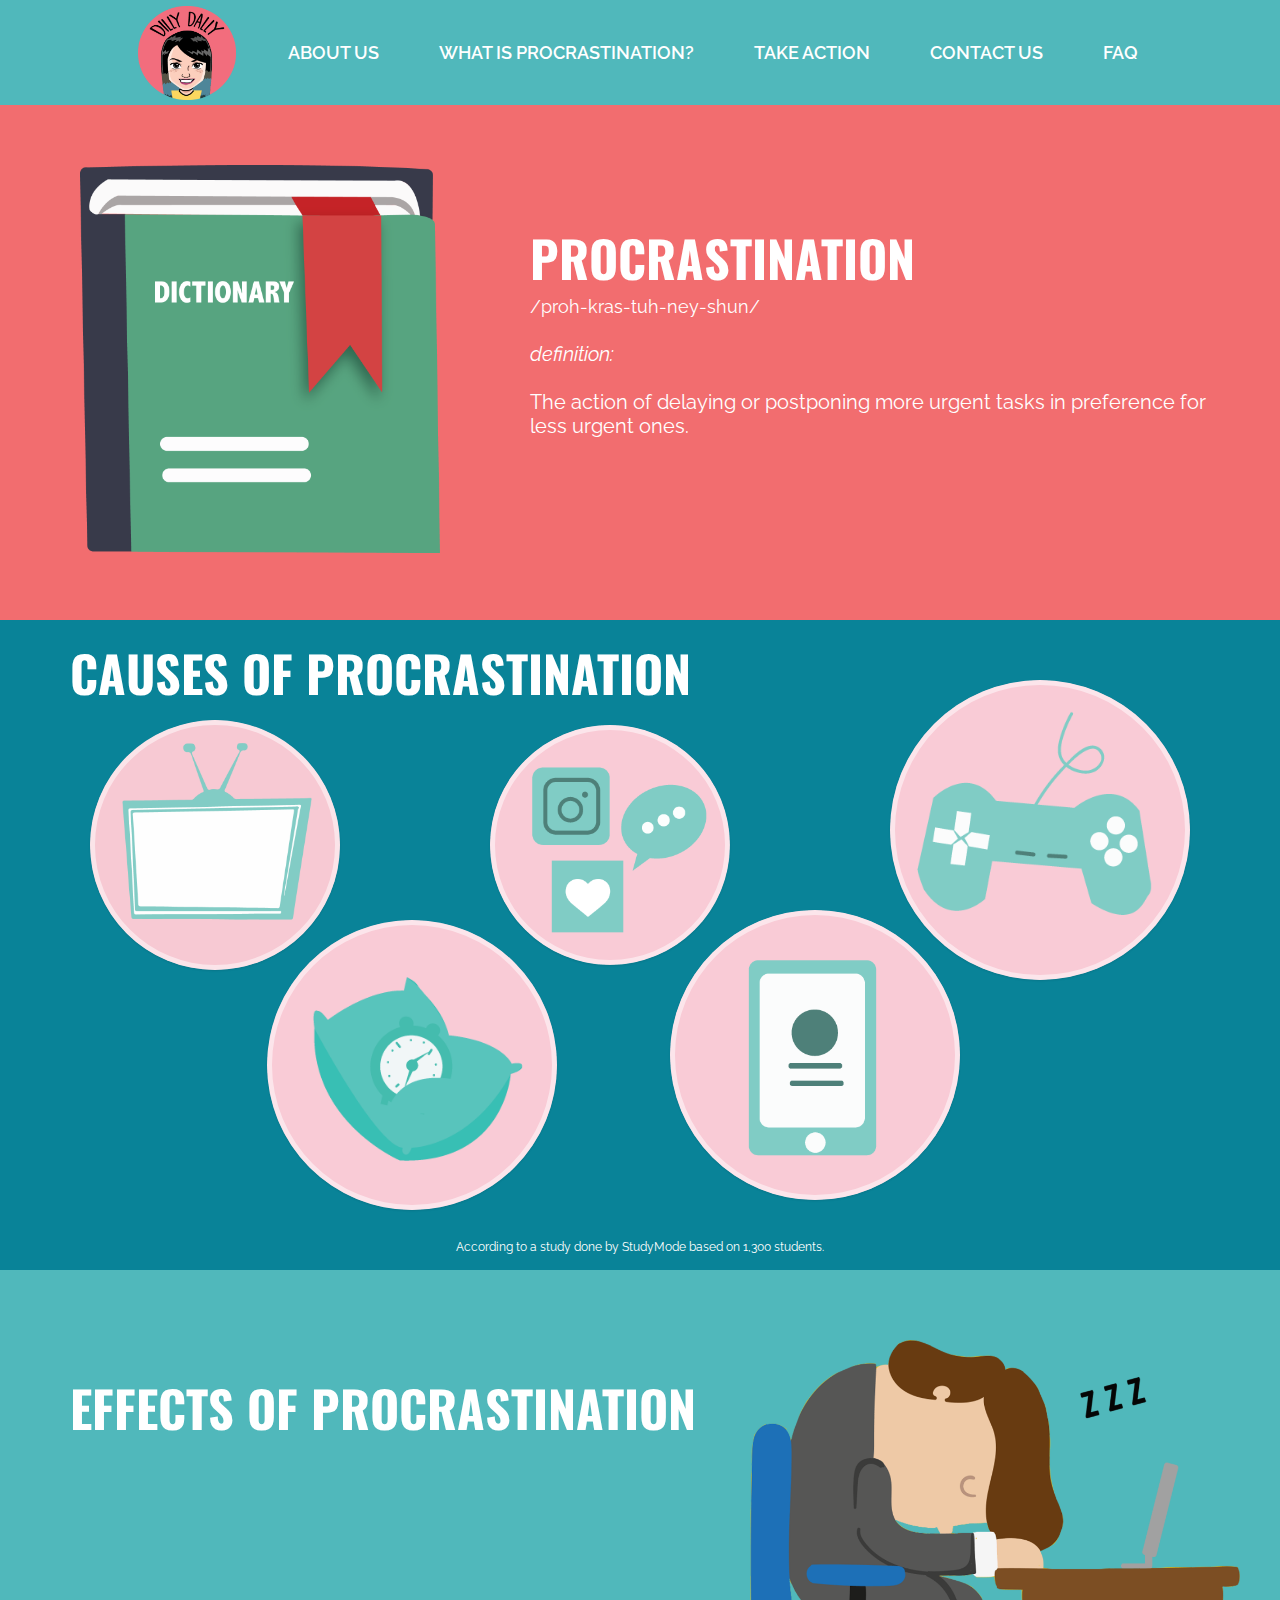
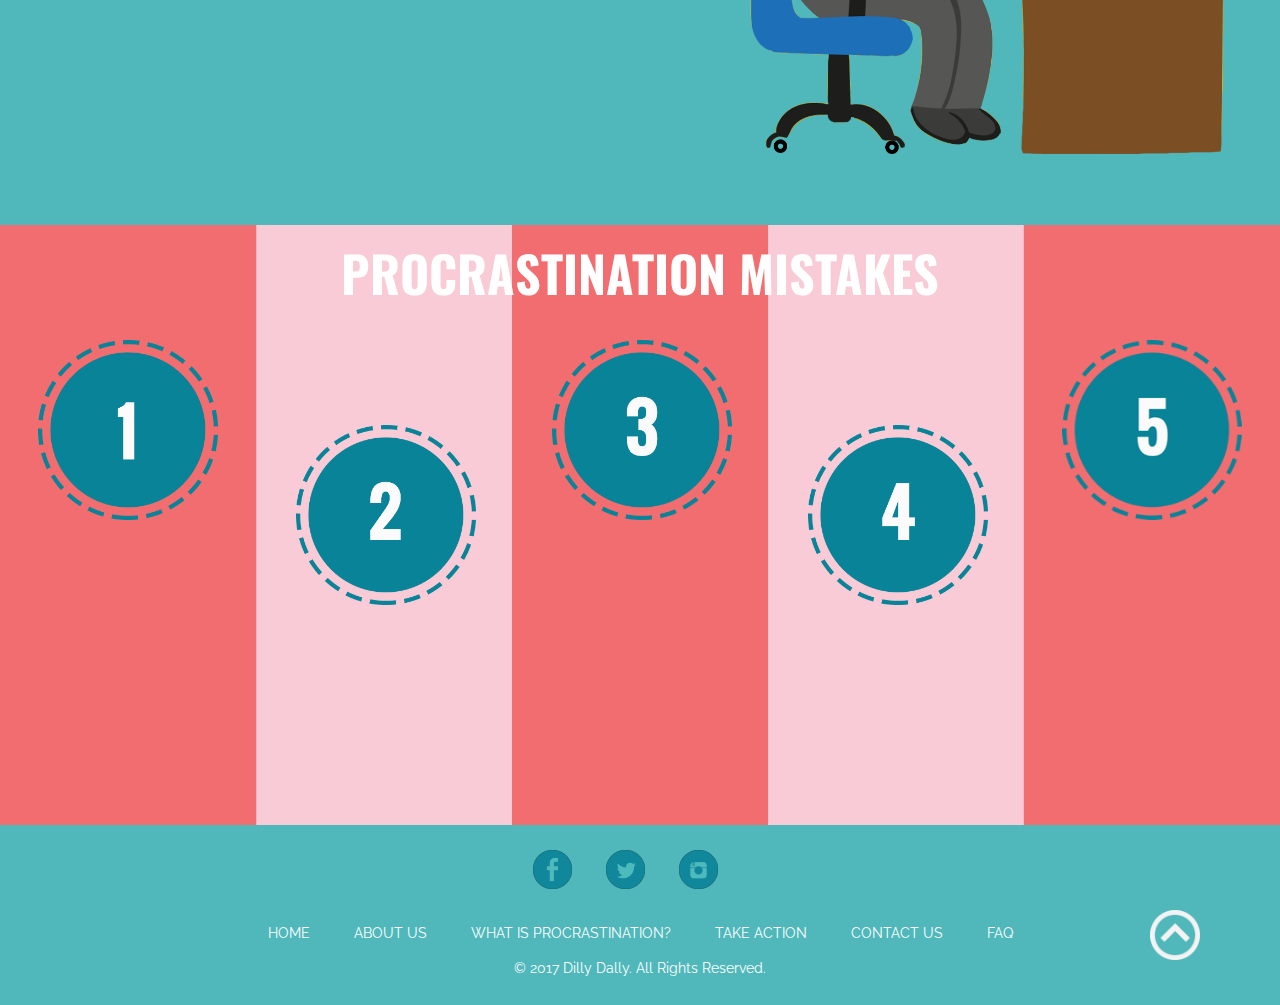
<file: procrastination.html>
<!doctype html>
<html>
<head>
<meta charset="UTF-8">
<title>What is Procrastination?</title>

<link href="css/mainstyle.css" rel="stylesheet" type="text/css">

<!--Google Fonts-->
<link href="https://fonts.googleapis.com/css?family=Raleway:300,400,500" rel="stylesheet">
<link href="https://fonts.googleapis.com/css?family=Oswald:300,400,700" rel="stylesheet">

<link href="css/animate.css" rel="stylesheet" type="text/css">
<link href="css/hoverstyle.css" rel="stylesheet" type="text/css">
<script src="https://ajax.googleapis.com/ajax/libs/jquery/3.1.1/jquery.min.js"></script>
<script src="js/wow.js"></script>
<script type="text/javascript" src="js/modernizr.custom.79639.js"></script> 

</head>

<script>
	new WOW().init();
</script>

<script>
		$(document).ready(function(){
		  $("a").on('click', function(event) {

			if (this.hash !== "") {
			  event.preventDefault();

			  var hash = this.hash;

			  $('html, body').animate({
				scrollTop: $(hash).offset().top
			  }, 800, function(){

				window.location.hash = hash;
			  });
			}
		  });
		});
</script>

<body>

<div id="container">

<!--Navigation Bar-->

<div id="navbar">

	<div id="logo"> 
    	<a href="index.html"><img src="image/logo.png" alt="Dilly Dally Logo" width="98" height="94" class="sarah"/>	</a>
    </div>
    
    <div class="nav">
    	<ul>
            <li class="aboutus"><a href="aboutus.html">ABOUT US</a></li>
            <li class="procrastination"><a href="procrastination.html">WHAT IS PROCRASTINATION?</a></li>
            <li class="takeaction"><a href="takeaction.html">TAKE ACTION</a></li>
            <li class="contactus"><a href="contactus.html">CONTACT US</a></li>
            <li class="faq"><a href="faq.html">FAQ</a></li>
        </ul>
    </div>
    
    <script>
    $(window).on("scroll touchmove", function () {
    $('#navbar').toggleClass('smaller', $(document).scrollTop() > 0);
});
    </script>
    
    <script>
    $(window).on("scroll touchmove", function () {
    $('img.sarah').toggleClass('smaller', $(document).scrollTop() > 0);
});
    </script>
    
    <script>
    $(window).on("scroll touchmove", function () {
    $('.nav ul li').toggleClass('smaller', $(document).scrollTop() > 0);
});
    </script>
    
   <script>
    $(window).on("scroll touchmove", function () {
    $('#logo').toggleClass('smaller', $(document).scrollTop() > 0);
});
    </script>
    
</div>

<!--End of Navigation Bar-->


<div id="procrastinationsection1">
	<div id="procrastinationsection1_1">
    	<img src="image/dictionary.png" alt="Dictionary" width="360" height="388" id="dictionary"/>
    </div>
    <div id="procrastinationsection1_2">
    	<h3 id="procrastinationheader">PROCRASTINATION</h3>
        <div class="wow fadeInRight">
        <p id="procrastinationtext"><span style="font-size:18px">/proh-kras-tuh-ney-shun/</span><br><br><i>definition:</i><br><br>
        The action of delaying or postponing more urgent tasks in preference for less urgent ones.</p>
        </div>
    </div>
</div>

<div id="procrastinationsection2">
	<div id="procrastinationsection2_1">
    	<h3 id="causesheader">CAUSES OF PROCRASTINATION</h3>
    </div>
    <div id="procrastinationsection2_2">
    	<section class="main">
			<ul class="ch-grid">
				<li id="tv">
					<div class="ch-item ch-img-1">
						<div class="ch-info">
							<h3>60% watches movies or TV.</h3>
						</div>
					</div>
				</li>
		  </ul>
		</section>
    </div>
    <div id="procrastinationsection2_3">
    	<section class="main">
			<ul class="ch-grid">
				<li id="socialmedia">
					<div class="ch-item ch-img-2">
						<div class="ch-info">
							<h3>53% choose to use social media.</h3>
						</div>
					</div>
				</li>
		  </ul>
		</section>
    </div>
    <div id="procrastinationsection2_4">
    	<section class="main">
			<ul class="ch-grid">
				<li id="games">
					<div class="ch-item ch-img-3">
						<div class="ch-info">
							<h3>23% choose to play game.</h3>
						</div>
					</div>
				</li>
		  </ul>
		</section>
    </div>
    <div id="procrastinationsection2_5">
    	<section class="main">
			<ul class="ch-grid">
				<li id="sleep">
					<div class="ch-item ch-img-4">
						<div class="ch-info">
							<h3>52% choose to sleep.</h3>
						</div>
					</div>
				</li>
		  </ul>
		</section>
    </div>
    <div id="procrastinationsection2_6">
    	<section class="main">
			<ul class="ch-grid">
				<li id="phone">
					<div class="ch-item ch-img-5">
						<div class="ch-info">
							<h3>31% choose to text or call on the phone.</h3>
						</div>
					</div>
				</li>
		  </ul>
		</section>
    </div>
</div>

<div id="procrastinationsection2_7">
	<p>According to a study done by StudyMode based on 1,300 students.</p>
</div>

<div id="procrastinationsection3">
  <div id="procrastinationsection3_1">
  		<h3 id="effectsheader">EFFECTS OF PROCRASTINATION</h3>
         <div class="wow fadeInLeft">
        <p id="effectstext"> 1. Results in stress, a sense of guilt and crisis.<br><br>
2. Severe loss of personal productivity.<br><br>
3. Business and social disapproval from people for not fulfilling responsibilities or commitments.<br><br>
4. Feelings accumulate over time and cause a snowball effect, creating further procrastination.
</p>
        </div>
  </div>
    <div id="procrastinationsection3_2">
    	<img src="image/sleeping.png" alt="Character sleeping" width="490" height="414" id="sleeping"/>
	</div>
</div>

<div id="procrastinationsection4">
	<div id="procrastinationsection4_1">
    	<h3 id="mistakesheader">PROCRASTINATION MISTAKES</h3>
  </div>
  	<div id="procrastinationsection4_2">
    	<img src="image/number1.png" alt="Number 1" width="180" height="180" id="number1"/>
        	<div class="wow fadeInUp">
        <p id="number1text">Overestimate how much time is available.</p>
        	</div>
	</div>
  	<div id="procrastinationsection4_3">
  	  <img src="image/number2.png" alt="Number 2" width="180" height="180" id="number2"/>
      	<div class="wow fadeInUp">
      <p id="number2text">Understimate how much time is needed to<br> complete a task.</p>
      </div>
  </div>
  	<div id="procrastinationsection4_4">
  	  <img src="image/number3.png" alt="Number 3" width="180" height="180" id="number3"/>
      	<div class="wow fadeInUp">
      <p id="number3text">Overstimate their future motivations and say<br> things such as I'll feel<br> more like doing it later.</p>
      </div>
  </div>
  	<div id="procrastinationsection4_5">
 	  <img src="image/number4.png" alt="Number 4" width="180" height="180" id="number4"/>
      	<div class="wow fadeInUp">
      <p id="number4text">Often studies only when you feel good about it.</p>
      </div>
  </div>
  	<div id="procrastinationsection4_6">
    	<img src="image/number5.png" alt="Number 5" width="180" height="180" id="number5"/>
        	<div class="wow fadeInUp">
        <p id="number5text">Think that if you are not <br>in the mood, <br>performance will be sub-optimal.</p>
        </div>
	</div>
</div>


<!--Footer-->

<div id="footer">
	
    <div id="footer_1"> 
    	<a href="http://facebook.com"><img src="image/facebookicon.png" width="39" height="39" alt="Facebook Icon"/></a>
        <a href="http://twitter.com"><img src="image/twittericon.png" width="39" height="39" alt="Twitter Icon"/></a>
        <a href="http://instagram.com"><img src="image/instagramicon.png" width="39" height="39" alt="Instagram Icon"/></a>
    </div>
    
    <div id="footer_2">
    	<ul>
        	<li>
            	<li class="home"><a href="index.html">HOME</a></li>
            	<li class="aboutus"><a href="aboutus.html">ABOUT US</a></li>
            	<li class="procrastination"><a href="procrastination.html">WHAT IS PROCRASTINATION?</a></li>
            	<li class="takeaction"><a href="takeaction.html">TAKE ACTION</a></li>
            	<li class="contactus"><a href="contactus.html">CONTACT US</a></li>
          		<li class="faq"><a href="faq.html">FAQ</a></li>
            </li>
        </ul>
    </div>
    
    <div class="backtotop">
				<a href="#procrastinationsection1">
					<img src="image/top.png" alt="Back to top button" width="1717" height="1717" id="top"/>
				</a>
				</div>
    
    <div id="footer_3">
    	<p>&copy; 2017 Dilly Dally. All Rights Reserved.</p>
    </div>
    
</div>

<!--End of Footer-->

</div>

</body>
</html>
</file>
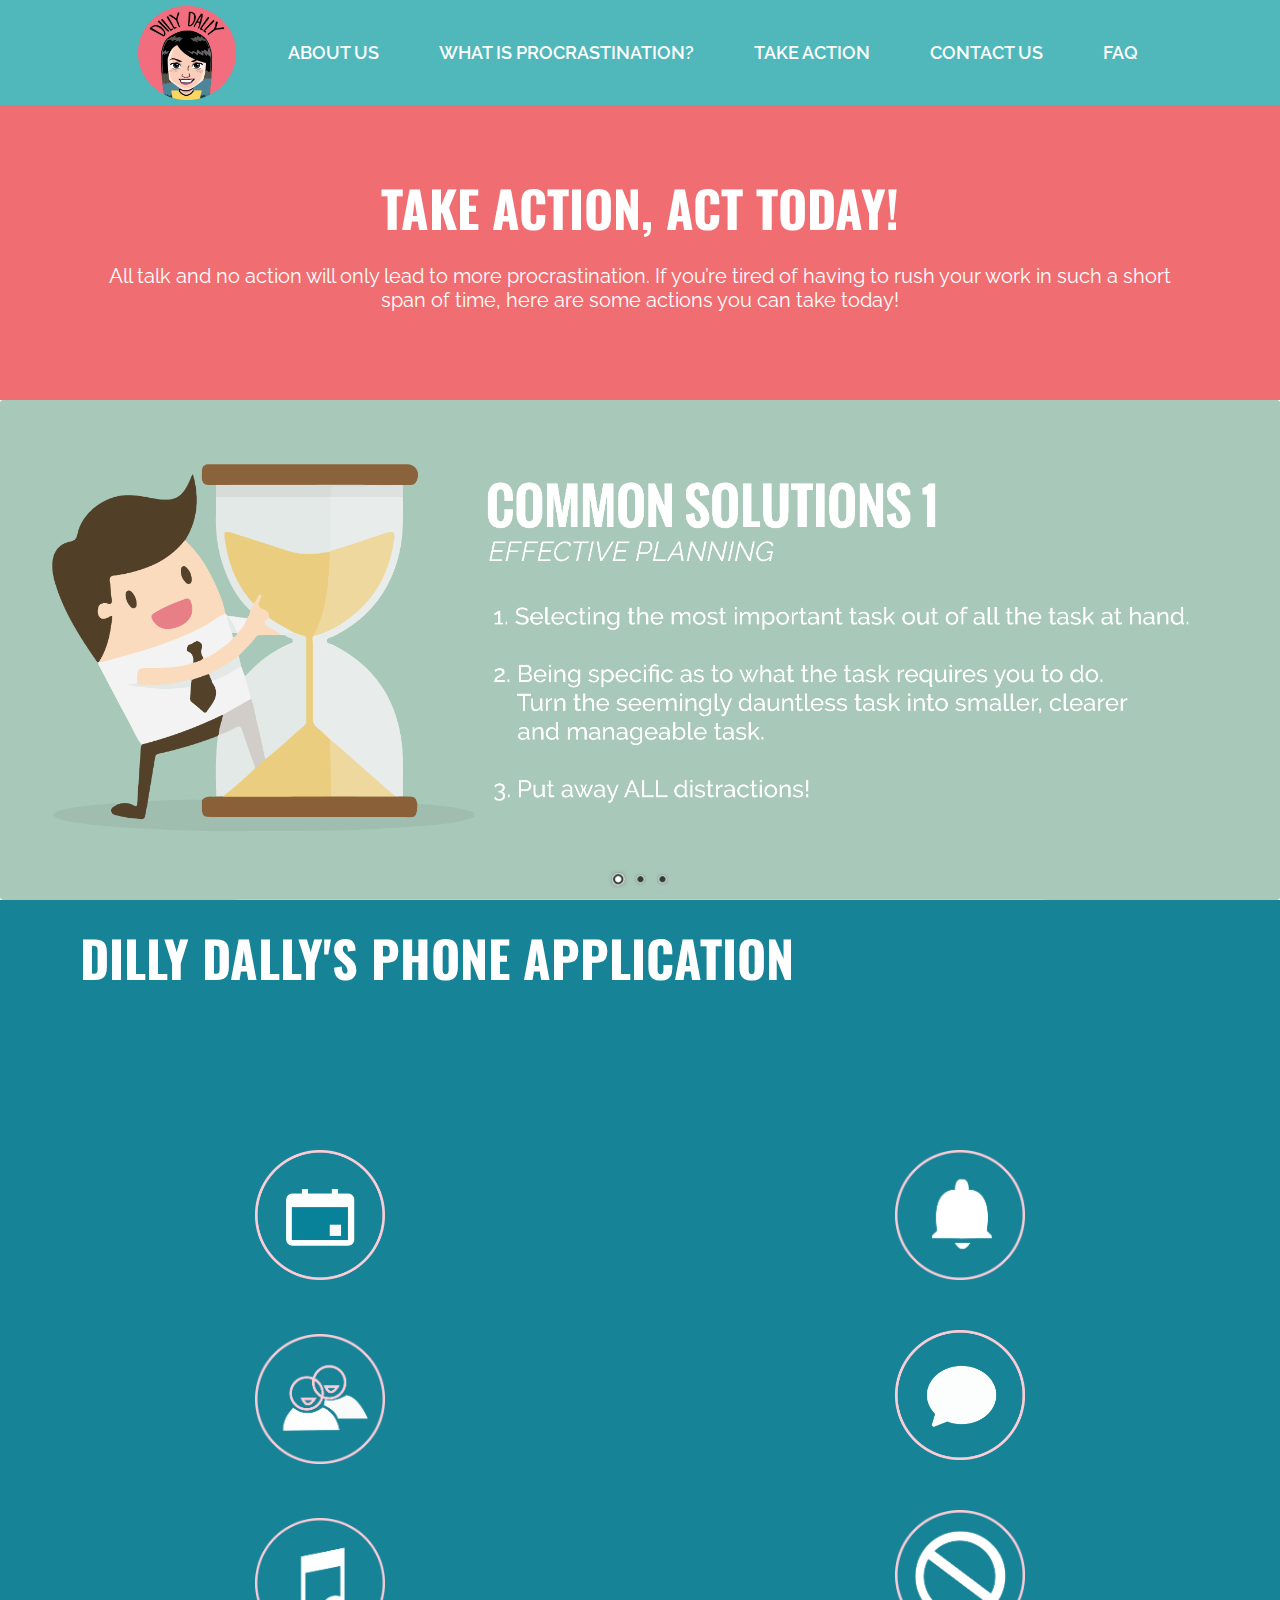
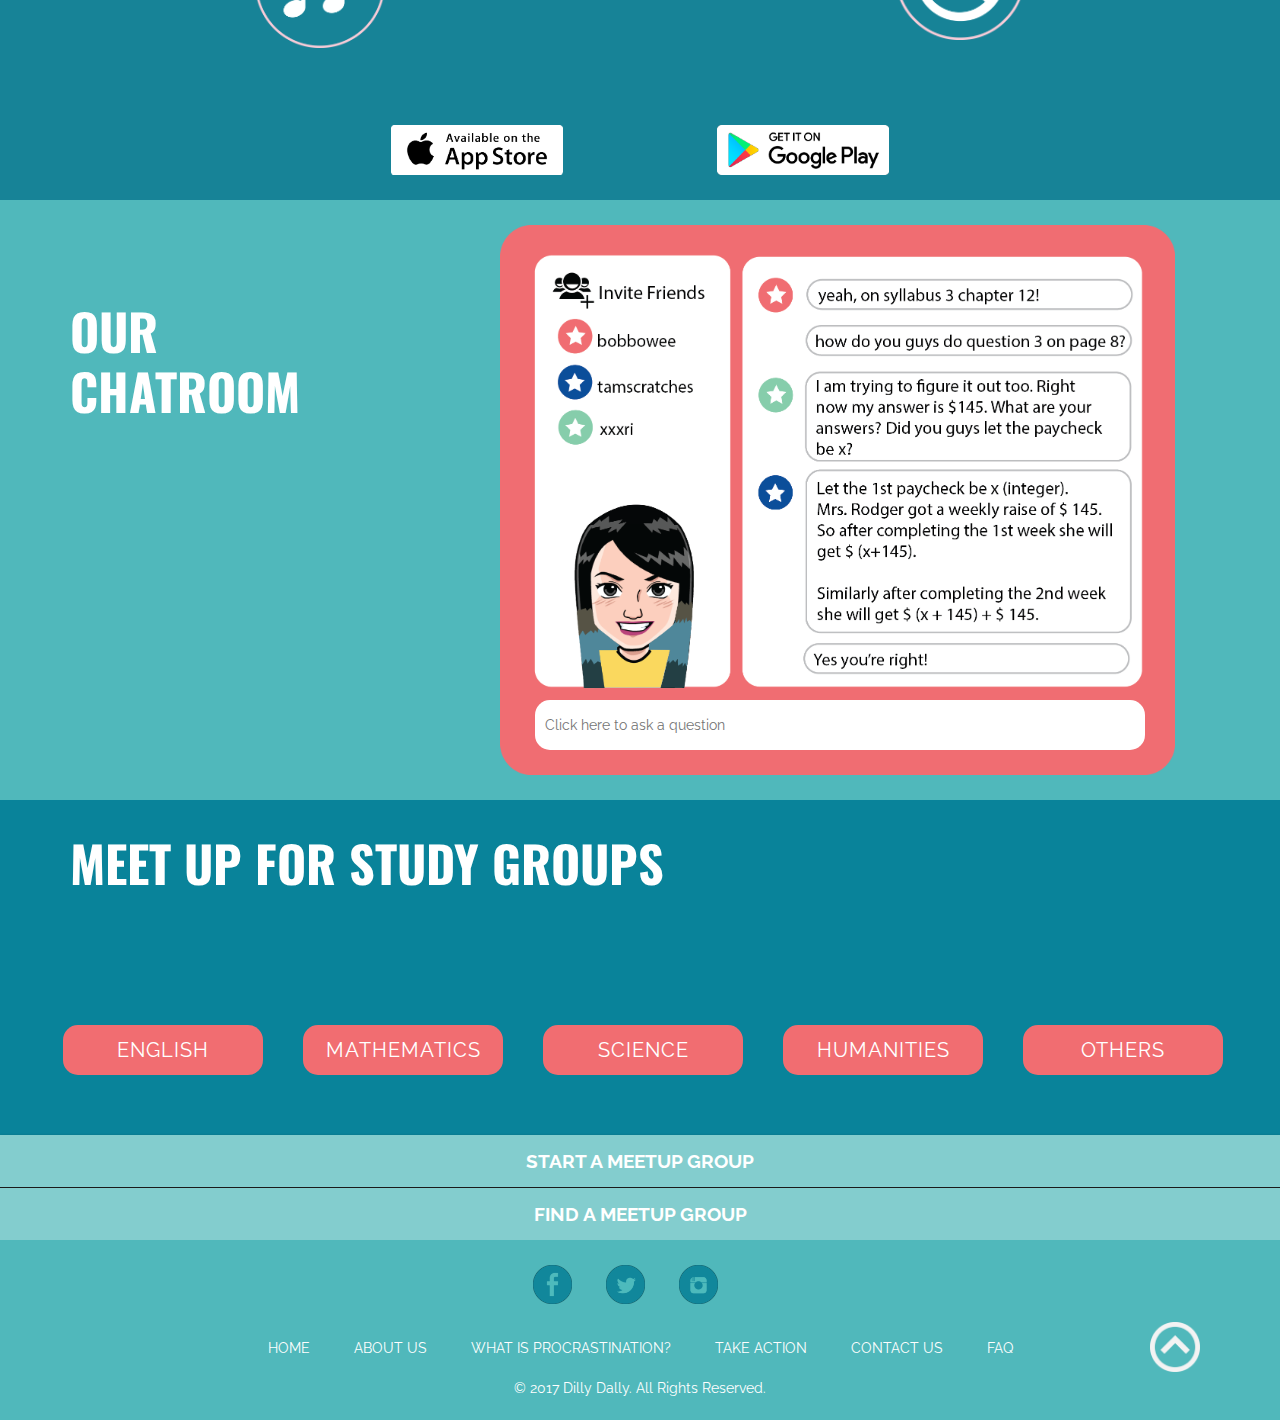
<file: takeaction.html>
<!doctype html>
<html>
<head>
<meta charset="UTF-8">
<title>Take Action</title>

<link href="css/mainstyle.css" rel="stylesheet" type="text/css">

<!--Google Fonts-->
<link href="https://fonts.googleapis.com/css?family=Raleway:300,400,500" rel="stylesheet">
<link href="https://fonts.googleapis.com/css?family=Oswald:300,400,700" rel="stylesheet">

<link rel="stylesheet" type="text/css" href="css/nivo-slider.css">
<link rel="stylesheet" type="text/css" href="themes/default/default.css">
<link href="css/animate.css" rel="stylesheet" type="text/css">
<script src="https://ajax.googleapis.com/ajax/libs/jquery/3.1.1/jquery.min.js"></script>
<script src="js/accordion.js"></script>
<script src="js/wow.js"></script>
<script src="js/jquery-1.9.0.min.js"></script>
<script src="js/wow.js"></script>

</head>

<script>
	new WOW().init();
</script>

<script>
		$(document).ready(function(){
		  $("a").on('click', function(event) {

			if (this.hash !== "") {
			  event.preventDefault();

			  var hash = this.hash;

			  $('html, body').animate({
				scrollTop: $(hash).offset().top
			  }, 800, function(){

				window.location.hash = hash;
			  });
			}
		  });
		});
</script>

<body>

<div id="container">

<!--Navigation Bar-->

<div id="navbar">

	<div id="logo"> 
    	<a href="index.html"><img src="image/logo.png" alt="Dilly Dally Logo" width="98" height="94" class="sarah"/>	</a>
    </div>
    
    <div class="nav">
    	<ul>
            <li class="aboutus"><a href="aboutus.html">ABOUT US</a></li>
            <li class="procrastination"><a href="procrastination.html">WHAT IS PROCRASTINATION?</a></li>
            <li class="takeaction"><a href="takeaction.html">TAKE ACTION</a></li>
            <li class="contactus"><a href="contactus.html">CONTACT US</a></li>
            <li class="faq"><a href="faq.html">FAQ</a></li>
        </ul>
    </div>
    
    <script>
    $(window).on("scroll touchmove", function () {
    $('#navbar').toggleClass('smaller', $(document).scrollTop() > 0);
});
    </script>
    
    <script>
    $(window).on("scroll touchmove", function () {
    $('img.sarah').toggleClass('smaller', $(document).scrollTop() > 0);
});
    </script>
    
    <script>
    $(window).on("scroll touchmove", function () {
    $('.nav ul li').toggleClass('smaller', $(document).scrollTop() > 0);
});
    </script>
    
   <script>
    $(window).on("scroll touchmove", function () {
    $('#logo').toggleClass('smaller', $(document).scrollTop() > 0);
});
    </script>
    
</div>

<!--End of Navigation Bar-->

<div id="actionsection1">
	<h2>TAKE ACTION, ACT TODAY!</h2>
    <div class="wow fadeIn">
    <p>All talk and no action will only lead to more procrastination. If you’re tired of having to rush your work in such a short span of time, here are some actions you can take today! </p>
    </div>
</div>

<div id="actionsection2">

	<!-- Nivo Slider -->
	<div id="nivoslider">
	<div class="slider-wrapper theme-default">
    	<div id="slider" class="nivoSlider">
            <img src="image/commonsolutions1.png" width="1280" height="500" alt="Common Solution 1"/>
            <img src="image/commonsolutions2.png" width="1280" height="500" alt="Common Solution 2"/>
            <img src="image/commonsolutions3.png" width="1280" height="500" alt="Common Solution 3"/>
        </div>
    </div>
    
    <script type="text/javascript" src="js/jquery.nivo.slider.js"></script>
    <script type="text/javascript">
    $(window).load(function() {
    	$('#slider').nivoSlider();
    });
    </script>
    
	</div>
    <!-- End of Slider-->

</div>

<div id="actionsection3">
	<div id="actionsection3_1">
    	<h2>DILLY DALLY'S PHONE APPLICATION</h2>
        <div class="wow fadeInLeft">
        <p>Dilly Dally's phone application aims to serve you by helping you cope with your overwhelming work schedule. If you're tired of running out of time, struggling with time management or having so many things to do but having so little time, give Dilly Dally's application a try and chase procrastination away!</p>
        </div>
    </div>
    
    <div id="actionsection3_2">
    <div class="wow fadeInLeft">
    	<p id="scheduletext">Plan your deadlines with our schedule planner</p>
        <p id="meetuptext">Meet up and study in a group, it makes doing work pleasant</p>
        <p id="musictext">Aids in brain stimulation to help you focus better.</p>
    
    </div>
    </div>
    
    <div id="actionsection3_3">
    	<img src="image/scheduleicon.png" width="130" height="130" alt="Schedule App Icon"/>
    	<img src="image/meetupicon.png" width="130" height="130" alt="Meetup App Icon"/>
        <img src="image/musicicon.png" width="130" height="130" alt="Music App Icon"/>
    </div>
    
    <div id="actionsection3_4">
    	<iframe style="transform: scale(0.6)" width="438" height="930" src="http://invis.io/6EA82U34P" frameborder="0" allowfullscreen></iframe>
    </div>
    
    <div id="actionsection3_5">
    	<img src="image/alarmicon.png" width="130" height="130" alt="Alarm App Icon"/>
        <img src="image/chatroomicon.png" width="130" height="130" alt="Chatroom App Icon"/>
        <img src="image/blockicon.png" width="130" height="130" alt="Block Notification App Icon"/>
    </div>
    
    <div id="actionsection3_6">
    <div class="wow fadeInRight">
    	<p id="alarmtext">Keeps you on track by reminding everyday tasks</p>
        <p id="chatroomtext">An interactive platform whereby you can seek help from others</p>
        <p id="blockouttext">Blocks out notifications from distracting apps so you can focus on your work</p>
    </div>
    </div>
    
    <div id="actionsection3_7"> <a href="http://www.apple.com/sg/itunes/charts/free-apps/"><img src="image/appstore.png" alt="Click to download application from Apple's Appstore" width="172" height="50" id="appstore"/></a>
        <a href="https://play.google.com/store?hl=en"><img src="image/playstore.png" alt="Click to download application from Google's Playstore." width="172" height="50" id="playstore"/></a>
    </div>
    
</div>

<div id="actionsection4">
	<div id="actionsection4_1">
    	<h2>OUR CHATROOM</h2>
        <div class="wow fadeInLeft">
        <p>Utilise our chatroom if you have any questions regarding your schoolwork. Dilly Dally users might be able to help you!</p>
        </div>
    </div>
    <div id="actionsection4_2">
    	<input name="question" type="text" required id="question" placeholder="Click here to ask a question"> 
    </div>
</div>

<div id="actionsection5">
	<div id="actionsection5_1">
    	<h2>MEET UP FOR STUDY GROUPS</h2>
        <div class="wow fadeInLeft">
        <p>Organise study groups with people studying the same course/subject to get things done and have instant access to help in your work, making studying more fun and enjoyable!</p>
        </div>
    </div>
    <div id="actionsection5_2">
    	<input name="englishbutton" type="button" id="englishbutton" value="ENGLISH">
        <input name="mathbutton" type="button" id="mathbutton" value="MATHEMATICS">
        <input name="sciencebutton" type="button" id="sciencebutton" value="SCIENCE">
        <input name="humanitiesbutton" type="button" id="humanitiesbutton" value="HUMANITIES">
        <input name="othersbutton" type="button" id="othersbutton" value="OTHERS">
    </div>

<div id="accordionsection">
<div class="accordion">
			<div class="accordion-section">
				<a class="accordion-section-title" href="#accordion-1">Start a meetup group</a>
				<div id="accordion-1" class="accordion-section-content">
					<div id="meetupform">
                    	<div id="meetupform_1">
                        	<p>Name</p>
                        	<input name="meetupname" type="text" required id="meetupname" placeholder="E.g. Zan Tan">
                        </div>
                        <div id="meetupform_2">
                        	<p>Place</p>
                        	<input name="meetupplace" type="text" required id="meetupplace" placeholder="E.g. National Library">
                        </div>
                        <div id="meetupform_3">
                        	<p>Subject</p>
                            <input name="meetupsubject" type="text" required id="meetupsubject" placeholder="English" disabled>
                        </div>
                        <div id="meetupform_4">
                        	<p>Time</p>
                            <input name="meetuptime" type="text" required id="meetuptime" placeholder="E.g. 7pm - 9pm">
                        </div>
                        <div id="meetupform_5">
                        	<textarea name="textarea" id="meetupcomment" placeholder="Other comments...."></textarea>
                        </div>
                        <div id="meetupform_6">
                        	<input name="startmeetup" type="button" id="startmeetup" value="START MEETUP GROUP">
                        </div>
                    </div>
				</div><!--end .accordion-section-content-->
			</div><!--end .accordion-section-->

			<div class="accordion-section">
				<a class="accordion-section-title" href="#accordion-2">Find a meetup group</a>
				<div id="accordion-2" class="accordion-section-content">
					<div id="findmeetup">
                    	<div id="findmeetup_1">
                       	  <h2>Available Meetups</h2>
                          <p id="subjecttext">English</p>
                        </div>
                        <div id="findmeetup_2">
                        	<h6>Composition</h6>
                            <p>Sunday, 29th January 7pm - 9pm @ The National Library 4/6<span style="margin-left:325px">Click to join this study group!</span></p>
                        </div>
                        
                        <div id="findmeetup_3">
                        	<h6>Creative Writing</h6>
                            <p>Friday, 4th Feburary 3pm - 5pm @ Ngee Ann Polytechnic 2/3<span style="margin-left:325px">Click to join this study group!</span></p>
                        </div>
                        
                        <div id="findmeetup_4">
                        	<h6>Comprehension</h6>
                            <p>Monday, 8th Feburary 5pm - 7pm @ Ngee Ann Polytechnic 2/5<span style="margin-left:310px">Click to join this study group!</span></p>
                        </div>
                    </div>
				</div><!--end .accordion-section-content-->
			</div><!--end .accordion-section-->
</div><!--end .accordion-->
            
<!--End of FAQ Accordion-->

<!--Footer-->

<div id="footer">
	
    <div id="footer_1"> 
    	<a href="http://facebook.com"><img src="image/facebookicon.png" width="39" height="39" alt="Facebook Icon"/></a>
        <a href="http://twitter.com"><img src="image/twittericon.png" width="39" height="39" alt="Twitter Icon"/></a>
        <a href="http://instagram.com"><img src="image/instagramicon.png" width="39" height="39" alt="Instagram Icon"/></a>
    </div>
    
    <div id="footer_2">
    	<ul>
        	<li>
            	<li class="home"><a href="index.html">HOME</a></li>
            	<li class="aboutus"><a href="aboutus.html">ABOUT US</a></li>
            	<li class="procrastination"><a href="procrastination.html">WHAT IS PROCRASTINATION?</a></li>
            	<li class="takeaction"><a href="takeaction.html">TAKE ACTION</a></li>
            	<li class="contactus"><a href="contactus.html">CONTACT US</a></li>
          		<li class="faq"><a href="faq.html">FAQ</a></li>
            </li>
        </ul>
				<div id="backtotop">
				<a href="#actionsection1">
					<img src="image/top.png" alt="Back to top button" width="1717" height="1717" id="top"/>
				</a>
				</div>

    </div>
    
    <div id="footer_3">
    	<p>&copy; 2017 Dilly Dally. All Rights Reserved.</p>
    </div>
    
</div>

<!--End of Footer-->

</div>



</div>
</div>

</body>

</html>
</file>
<file: css/mainstyle.css>
@charset "UTF-8";

/**Google Fonts
font-family: 'Raleway', sans-serif;
font-family: 'Oswald', sans-serif;
**/


* {
	margin:0;
	padding:0;
	margin:0 auto;
}

/**General CSS**/

body {
	overflow-x: hidden;
}

@media (max-width: 1200px) {
    body {
        overflow-x: auto;
    }
}

#container {
	width:1280px;
}

/**Footer CSS**/

#footer_2 ul {
  	list-style: none;
  	text-align: center;
  	padding: 0;
  	margin: 0;
	z-index:99;
}

#footer_2 ul li {
    font-family: 'Raleway', sans-serif;
    border-bottom: none;
    height: 37.5px;
    line-height: 37.5px;
    font-size: 14px;
    display: inline-block;
    margin: 0 auto;
}

#footer_2 ul li a {
  	text-decoration: none;
  	color:#FFFFFF;
 	display: block;
  	transition: 0.3s color;
	-webkit-transition: 0.3s color;
	-moz-transition: 0.3s color;
	-ms-transition: 0.3s color;
	-o-transition: 0.3s color;
 	padding:0 20px;
}

#footer_2 ul li:hover > a {
  	color:#000000;
}

#footer_2 a {
	border-bottom:none;
}

#footer {
	width:1280px;
	height:180px;
	background-color:#50b8bb;
	float:left;
}

#footer_1 {
	width:1280px;
	height:75px;
	/*background-color:rgba(51,30,30,0.66);*/
	text-align:center;
}

#footer_1 img {
	margin-top:25px;
	padding-right:30px;
}

#footer_2 {
	width:1280px;
	height:65px;
	/*background-color:rgba(51,30,30,0.70);*/
}

#footer_3 {
	width:1280px;
	height:40px;
	/*background-color:rgba(51,30,30,0.80);*/
	text-align:center;
}

#footer_3 p {
	font-family: 'Raleway', sans-serif;
	font-size:14px;
	color:white;
}

/**End of Footer CSS**/

/**Nav Bar CSS**/

#navbar {
	width:1178px;
	height:105px;
	background-color:#50B8BB;
	float:left;
	position:fixed;
	padding-left:102px;
	transition: height 500ms, padding-left 500ms, background-color 500ms;
	-moz-transition: height 500ms, padding-left 500ms, background-color 500ms;
	-ms-transition: height 500ms, padding-left 500ms, background-color 500ms;
	-o-transition: height 500ms, padding-left 500ms, background-color 500ms;
	-webkit-transition: height 500ms, padding-left 500ms, background-color 500ms;
	z-index:123123213;
}

#navbar.smaller {
	height:75px;
	width:1188px;
	padding-left:92px;
	background-color:rgba(80,184,187,1);
}

#logo {
	width:100px;
	height:105px;
	line-height:105px;
	/**background-color:#EC8D8F;**/
	float:left;
	padding-left:36px;
	margin-top:6px;
	transition: margin-top 500ms;
	-moz-transition: margin-top 500ms;
	-ms-transition: margin-top 500ms;
	-o-transition: margin-top 500ms;
	-webkit-transition: margin-top 500ms;
}

#logo.smaller {
	margin-top:2.5px;
}

img.sarah {
	transition: height 500ms, width 500ms, padding-left 500ms;
	-webkit-transition: height 500ms, width 500ms, padding-left 500ms;
	-moz-transition: height 500ms, width 500ms, padding-left 500ms;
	-ms-transition: height 500ms, width 500ms, padding-left 500ms;
	-o-transition: height 500ms, width 500ms, padding-left 500ms;
}

img.sarah.smaller {
	width:70px;
	height:70px;
	padding-left:20px;
}

.nav {
	width:1000px;
	height:100px;
	/**background-color:#50b8bb;**/
	float:left;
	margin-left:20px;
}

.nav ul {
  	list-style: none;
  	text-align: center;
  	padding: 0;
  	margin: 0;
	z-index:99;
}

.nav ul li {
    font-family: 'Raleway', sans-serif;
	font-weight:600;
    border-bottom: none;
    height: 105px;
    line-height: 105px;
    font-size: 18px;
    display: inline-block;
    float:left;
    margin: 0 auto;
	transition: line-height 500ms;
	-moz-transition: line-height 500ms;
	-ms-transition: line-height 500ms;
	-o-transition: line-height 500ms;
	-webkit-transition: line-height 500ms;
}

.nav ul li.smaller {
	height:75px;
	line-height:75px;
}

.nav ul li a {
  	text-decoration: none;
  	color:#FFFFFF;
 	display: block;
  	transition: 0.3s background-color;
	-webkit-transition: 0.3s background-color;
	-moz-transition: 0.3s background-color;
	-ms-transition: 0.3s background-color;
	-o-transition: 0.3s background-color;
 	padding:0 30px;
}

.nav ul li:hover > a {
  	background-color: #59CED1;
  	color:#FFFFFF;
}

.nav a {
    border-bottom:none;
}

/**End of Nav Bar CSS**/

/**Index CSS**/

#content {
	width:1280px;
	float:left;
}

#section1 {
	width:1280px;
	height:620px;
	background-color:#F7CAD3;
	float:left;
}

#section1_1 {
	width:450px;
	height:615px;
	/*background-color:#FFE000;*/
	float:left;
	margin-top:105px;
}

#dilly {
	margin-left:75px;
	margin-top:65px;
}

#section1_2 {
	width:750px;
	height:615px;
	/*background-color:#70292B;*/
	float:left;
}

#dillyheader {
	font-family: 'Oswald', sans-serif;
	font-size:50px;
	color:white;
	margin-top:240px;
	margin-left:43px;
}

#dillytext {
	font-family: 'Raleway', sans-serif;
	font-size:20px;
	color:black;
	margin-top:10px;
	margin-left:45px;
}

.divider2 {
	width:1280px;
	height:60px;
	/*background-color:rgba(255,0,4,0.69);*/
	float:left;
}

#section2 {
	width:1280px;
	height:555px;
	/*background-color:rgba(255,0,4,0.60);*/
	float:left;
	background-image:url(../image/indexsecondsection.jpg);
	background-size:cover;
}

#section2 iframe {
	margin-left:197px;
	margin-top:28px;
	border-radius:10px;
	border-style: solid;
	/*box-shadow: 5px 5px 2px rgba(0,0,0,0.50);*/
}

#section3 {
	width:1280px;
	height:555px;
	background-color:#f26e6f;
	float:left;
}

#section3_1 {
	width:780px;
	height:550px;
	/*background-color:#6F2324;*/
	float:left;
}

#bigideaheader {
	font-family: 'Oswald', sans-serif;
	font-size:50px;
	color:white;
	margin-top:120px;
	margin-left:70px;
}

#bigideatext {
	font-family: 'Raleway', sans-serif;
	font-size:20px;
	color:white;
	margin-top:10px;
	margin-left:70px;
}

#section3_2 {
	width:500px;
	height:550px;
	/*background-color:#001181;*/
	float:left;
}

#lightbulb {
	margin-top:20px;
}

#section4 {
	width:1280px;
	height:600px;
	background-image:url(../image/images/indexfourthsection.jpg);
	background-size:cover;
	float:left;
}

#section4_1 {
	width:1280px;
	height:80px;
	/*background-color:rgba(255,178,0,0.58);*/
	float:left;
}

#didyouknowheader {
	font-family: 'Oswald', sans-serif;
	font-size:50px;
	color:white;
	text-align:center;
	margin-top:10px;
}
	

#section4_2 {
	width:490px;
	height:520px;
	/*background-color:rgba(255,178,0,0.58);*/
	float:left;
}

#didyouknowheader1 {
	font-family: 'Oswald', sans-serif;
	font-size:50px;
	color:#DEC992;
	margin-left:230px;
	margin-top:50px;
}

#didyouknowtext1 {
	font-family: 'Raleway', sans-serif;
	font-size:20px;
	color:white;
	text-align:center;
	margin-left:50px;
}

#didyouknowheader2 {
	font-family: 'Oswald', sans-serif;
	font-size:50px;
	color:#AB97B1;
	margin-left:230px;
	margin-top:180px;
}

#didyouknowtext2 {
	font-family: 'Raleway', sans-serif;
	font-size:20px;
	color:black;
	margin-left:115px;
}

#section4_3 {
	width:300px;
	height:520px;
	/*background-color:rgba(255,178,0,0.58);*/
	float:left;
}

#didyouknowcharacter {
	margin-top:25px;
	margin-left:80px;
}

#section4_4 {
	width:490px;
	height:520px;
	/*background-color:rgba(255,178,0,0.58);*/
	float:left;
}

#didyouknowheader3 {
	font-family: 'Oswald', sans-serif;
	font-size:50px;
	color:#AB97B1;
	margin-left:150px;
	margin-top:50px;
}

#didyouknowtext3 {
	font-family: 'Raleway', sans-serif;
	font-size:20px;
	color:black;
	margin-left:-90px;
	text-align:center;
}

#didyouknowheader4 {
	font-family: 'Oswald', sans-serif;
	font-size:50px;
	color:#DEC992;
	margin-left:170px;
	margin-top:180px;
}

#didyouknowtext4 {
	font-family: 'Raleway', sans-serif;
	font-size:20px;
	color:white;
	margin-left:65px;
}

#section4_5 {
	width:1280px;
	height:50px;
	background-color:#83CDCC;
	float:left;
}

#section4_5 p {
	font-family: 'Raleway', sans-serif;
	font-size:12px;
	text-align:center;
	color:white;
	margin-top:20px;
}

#section5 {
	width:1280px;
	height:1000px;
	background-color:#f9cad3;
	float:left;
}

#section5_1 {
	width:1280px;
	height:100px;
	float:left;
}

#storiesheader {
	font-family: 'Oswald', sans-serif;
	font-size:50px;
	color:white;
	margin-top:10px;
	margin-left:110px;
}

#section5_2 {
	width:400px;
	height:300px;
	/*background-color:#722627;*/
	float:left;
}

#section5_3 {
	width:800px;
	height:300px;
	/*background-color:#CB8182;*/
	float:left;
}

#section5_3 p {
	margin-top:60px;
}

#section5_4 {
	width:400px;
	height:300px;
	/*background-color:#CB8182;*/
	float:left;
}

#section5_5 {
	width:800px;
	height:300px;
	/*background-color:#CB8182;*/
	float:left;
}

#section5_5 p {
	margin-top:40px;
}

#section5_6 {
	width:400px;
	height:300px;
	/*background-color:#CB8182;*/
	float:left;
}

#section5_7 {
	width:800px;
	height:300px;
	/*background-color:#CB8182;*/
	float:left;
}

#section5_7 p {
	margin-top:20px;
}

#section5 h3 {
	font-family: 'Oswald', sans-serif;
	font-size:30px;
	color:white;
	margin-left:180px;
}

#section5 p {
	font-family: 'Raleway', sans-serif;
	font-size:18px;
	color:black;
	margin-left:10px;
}

#section5 img {
	margin-left:130px;
}

#section6 {
	width:1280px;
	height:470px;
	background-image:url(../image/indexsixthsection.png);
	background-size:cover;
	float:left;
}

#section6 h2 {
	font-family: 'Oswald', sans-serif;
	font-size:50px;
	color:white;
	text-align:center;
	margin-top:70px;
}

#section6 p {
	font-family: 'Raleway', sans-serif;
	font-size:20px;
	text-align:center;
	margin-top:50px;
	color:white;
}

/**Procrastination CSS**/

#procrastinationsection1 {
	width:1280px;
	height:620px;
	background-color:#F26D6F;
	float:left;
}

#procrastinationsection1_1 {
	width:530px;
	height:620px;
	/*background-color:#FF0004;*/
	float:left;
}

#dictionary {
	margin-top:165px;
	margin-left:80px;
}

#procrastinationsection1_2 {
	width:680px;
	height:620px;
	/*background-color:#FF0004;*/
	float:left;
}

#procrastinationheader {
	font-family: 'Oswald', sans-serif;
	font-size:50px;
	color:white;
	margin-top:220px;
}

#procrastinationtext {
	font-family: 'Raleway', sans-serif;
	font-size:20px;
	color:white;
	margin-top:0px;
}

#procrastinationsection2 {
	width:1280px;
	height:600px;
	background-color:#098398;
	float:left;
	padding-left:20px;
}

#procrastinationsection2_1 {
	width:1280px;
	height:80px;
	/*background-color:#FF0004;*/
	float:left;
}

#causesheader {
	font-family: 'Oswald', sans-serif;
	font-size:50px;
	color:white;
	margin-left:50px;
	margin-top:15px;
}	

#procrastinationsection2_2 {
	height:260px;
	width:400px;
	/*background-color:rgba(153,113,114,0.58);*/
	float:left;
}

#procrastinationsection2_3 {
	height:260px;
	width:400px;
	/*background-color:rgba(153,113,114,0.58);*/
	float:left;
}

#procrastinationsection2_4 {
	height:260px;
	width:480px;
	/*background-color:rgba(153,113,114,0.58);*/
	float:left;
}

#procrastinationsection2_5 {
	height:260px;
	width:640px;
	/*background-color:rgba(153,113,114,0.58);*/
	float:left;
}

#procrastinationsection2_6 {
	height:260px;
	width:640px;
	/*background-color:rgba(153,113,114,0.58);*/
	float:left;
}

#procrastinationsection2_7 {
	width:1280px;
	height:50px;
	background-color:#098398;
	float:left;
}

#procrastinationsection2_7 p {
	font-family: 'Raleway', sans-serif;
	font-size:12px;
	text-align:center;
	color:white;
	margin-top:20px;
}

#tv {
	width:250px;
	height:250px;
	margin-top:20px;
	margin-left:70px;
}

#socialmedia {
	width:240px;
	height:240px;
	margin-top:25px;
	margin-left:70px;
}

#games {
	width:300px;
	height:300px;
	margin-top:-20px;
	margin-left:70px;
}

#sleep {
	width:290px;
	height:290px;
	margin-top:-40px;
	margin-left:247px;
}

#phone {
	width:290px;
	height:290px;
	margin-top:-50px;
	margin-left:10px;
}

#procrastinationsection3 {
	width:1280px;
	height:555px;
	background-color:#50B8BB;
	float:left;
}

#procrastinationsection3_1 {
	width:700px;
	height:555px;
	float:left;
}

#procrastinationsection3_2 {
	width:580px;
	height:555px;
	float:left;
}

#sleeping {
	margin-top:70px;
	margin-left:50px;
}

#effectsheader {
	font-family: 'Oswald', sans-serif;
	font-size:50px;
	color:white;
	margin-left:70px;
	margin-top:100px;
}

#effectstext {
	font-family: 'Raleway', sans-serif;
	font-size:20px;
	color:white;
	margin-top:15px;
	margin-left:70px;
}

#procrastinationsection4 {
	width:1280px;
	height:600px;
	background-image:url(../image/procrastinationfourthsection.png);
	background-size:cover;
	float:left;
}

#procrastinationsection4_1 {
	width:1280px;
	height:100px;
	float:left;
	/*background-color:rgba(165,10,12,0.49);*/
}

#mistakesheader {
	font-family: 'Oswald', sans-serif;
	font-size:50px;
	color:white;
	text-align:center;
	margin-top:10px;
}

#procrastinationsection4_2 {
	width:256px;
	height:500px;
	float:left;
	/*background-color:rgba(165,10,12,0.49);*/
}

#procrastinationsection4_3 {
	width:256px;
	height:500px;
	float:left;
	/*background-color:rgba(165,10,12,0.49);*/
}

#procrastinationsection4_4 {
	width:256px;
	height:500px;
	float:left;
	/*background-color:rgba(165,10,12,0.49);*/
}

#procrastinationsection4_5 {
	width:256px;
	height:500px;
	float:left;
	/*background-color:rgba(165,10,12,0.49);*/
}

#procrastinationsection4_6 {
	width:256px;
	height:500px;
	float:left;
	/*background-color:rgba(165,10,12,0.49);*/
}

#number1 {
	margin-left:38px;
	margin-top:15px;
}

#number2 {
	margin-left:40px;
	margin-top:100px;
}

#number1text {
	color:white;
}

#number2text {
	color:#333333;
}

#number3text {
	color:white;
}

#number4text {
	color:#333333;
}

#number5text {
	color:white;
}

#number3 {
	margin-left:40px;
	margin-top:15px;
}

#number4 {
	margin-left:40px;
	margin-top:100px;
}

#number5 {
	margin-left:38px;
	margin-top:15px;
}

#procrastinationsection4 p {
	font-family: 'Raleway', sans-serif;
	font-size:20px;
	text-align:center;
	margin-top:40px;
}

/**About Us CSS**/

#aboutussection1 {
	width:1280px;
	height:620px;
	float:left;
	background-color:#008197;
}

#aboutussection1_1 {
	width:500px;
	height:620px;
	float:left;
}

#pendulum {
	margin-top:170px;
	margin-left:80px;
}

#aboutussection1_2 {
	width:730px;
	height:620px;
	float:left;
}

#aboutussection1_2 h2 {
	font-family: 'Oswald', sans-serif;
	font-size:50px;
	color:white;
	margin-top:230px;
	margin-left:20px;
}

#aboutussection1_2 p {
	font-family: 'Raleway', sans-serif;
	font-size:20px;
	color:white;
	margin-left:20px;
	margin-top:20px;
}

#aboutussection2 {
	width:1280px;
	height:500px;
	float:left;
	background-image:url(../image/aboutussecondsection.png);
	background-size:cover;
}

#aboutussection2_1 {
	width:730px;
	height:500px;
	float:left;
}

#aboutussection2_1 h2 {
	font-family: 'Oswald', sans-serif;
	font-size:50px;
	color:white;
	margin-top:150px;
	margin-left:70px;
}
	
#aboutussection2_1 p {
	font-family: 'Raleway', sans-serif;
	font-size:20px;
	color:white;
	margin-top:20px;
	margin-left:70px;
}
	

#aboutussection2_2 {
	width:550px;
	height:500px;
	float:left;
}

#trappedonclock {
	margin-top:65px;
}

#aboutussection3 {
	width:1280px;
	height:500px;
	background-color:#F9CBD6;
	float:left;
}

#aboutussection3_1 {
	width:300px;
	height:500px;
	float:left;
}

#vision {
	margin-left:130px;
	margin-top:-30px;
}

#aboutussection3_2 {
	width:900px;
	height:500px;
	float:left;
}

#aboutussection3_2 h2 {
	font-family: 'Oswald', sans-serif;
	font-size:50px;
	color:white;
	margin-top:120px;
	margin-left:80px;
}
	
#aboutussection3_2 p {
	font-family: 'Raleway', sans-serif;
	font-size:20px;
	color:black;
	margin-top:20px;
	margin-left:80px;
}
	
#aboutussection4 {
	width:1280px;
	height:500px;
	float:left;
	background-color:#50B8BB;
}

#aboutussection4_1 {
	width:500px;
	height:500px;
	float:left;
}

#aboutussection4_1 h2 {
	font-family: 'Oswald', sans-serif;
	font-size:50px;
	color:white;
	margin-top:120px;
	margin-left:70px;
}

#aboutussection4_1 p {
	font-family: 'Raleway', sans-serif;
	font-size:20px;
	color:white;
	margin-top:20px;
	margin-left:70px;
}

#aboutussection4_2 {
	width:780px;
	height:500px;
	float:left;
}

#aboutussection5 {
	width:1280px;
	height:650px;
	background-color:#098398;
	float:left;
}

#aboutussection5_1 {
	width:1280px;
	height:100px;
	float:left;
}

#aboutussection5_1 h2 {
	font-family: 'Oswald', sans-serif;
	font-size:50px;
	color:white;
	text-align:center;
	margin-top:15px;
}

#aboutussection5_2 {
	width:320px;
	height:400px;
	float:left;
}

.teamsarah {
	width:270px;
	height:331px;
	background-image:url(../image/team/sarah1.png);
	background-size: 270px 331px;
	margin-left:30px;
	margin-top:-10px;
	transition: 0.3s ease-in-out;
}

.teamsarah:hover {
	background-image:url(../image/team/sarah2.png);
	transition:.3s;
	-o-transition:.3s;
	-ms-transition:.3s;
	-moz-transition:.3s;
	-webkit-transition:.3s;	
	-webkit-backface-visibility: hidden;
}

#aboutussection5_3 {
	width:320px;
	height:400px;
	float:left;
}

.teamazri {
	width:270px;
	height:330px;
	background-image:url(../image/team/azri1.png);
	background-size: 270px 330px;
	margin-left:35px;
	margin-top:-10px;
	transition: 0.3s ease-in-out;
}

.teamazri:hover {
	background-image:url(../image/team/azri2.png);
	transition:.3s;
	-o-transition:.3s;
	-ms-transition:.3s;
	-moz-transition:.3s;
	-webkit-transition:.3s;	
	-webkit-backface-visibility: hidden;
}

#aboutussection5_4 {
	width:320px;
	height:400px;
	float:left;
}

.teamtammy {
	width:270px;
	height:312px;
	background-image:url(../image/team/tammy1.png);
	background-size: 270px 312px;
	margin-left:21px;
	margin-top:0px;
	transition: 0.3s ease-in-out;
}

.teamtammy:hover {
	background-image:url(../image/team/tammy2.png);
	transition:.3s;
	-o-transition:.3s;
	-ms-transition:.3s;
	-moz-transition:.3s;
	-webkit-transition:.3s;	
	-webkit-backface-visibility: hidden;
}

#aboutussection5_5 {
	width:320px;
	height:400px;
	float:left;
}

.teamsergio {
	width:270px;
	height:289px;
	background-image:url(../image/team/sergio1.png);
	background-size: 270px 289px;
	margin-left:15px;
	margin-top:10px;
	transition: 0.3s ease-in-out;
}

.teamsergio:hover {
	background-image:url(../image/team/sergio2.png);
	transition:.3s;
	-o-transition:.3s;
	-ms-transition:.3s;
	-moz-transition:.3s;
	-webkit-transition:.3s;	
	-webkit-backface-visibility: hidden;
}

#aboutussection5_6 {
	width:320px;
	height:200px;
	float:left;
}

#aboutussection5_7 {
	width:320px;
	height:200px;
	float:left;
}

#aboutussection5_8 {
	width:320px;
	height:200px;
	float:left;
}

#aboutussection5_9 {
	width:320px;
	height:200px;
	float:left;
}

#aboutussection5 h4 {
	font-family: 'Oswald', sans-serif;
	font-size:30px;
	color:white;
	text-align:center;
	margin-top:-65px;
}

#aboutussection5 p {
	font-family: 'Raleway', sans-serif;
	font-size:18px;
	color:white;
	text-align:center;
	margin: 20px 40px;
}

#aboutussection5_6 h4 {
	padding-left:20px;	
}

#aboutussection5_6 p {
	padding-left:20px;
}

#aboutussection5_7 h4 {
	padding-right:5px;	
}

#aboutussection5_7 p {
	padding-right:5px;
}

#aboutussection5_8 h4 {
	padding-left:8px;	
}

#aboutussection5_9 p {
	margin:20px 20px;
	padding-right:20px;
}

#aboutussection5_9 h4 {
	padding-right:20px;
}

/**Take Action CSS**/

#actionsection1 {
	width:1280px;
	height:400px;
	background-color:#f06e71;
	float:left;
}

#actionsection1 h2 {
	font-family: 'Oswald', sans-serif;
	font-size:50px;
	color:white;
	text-align:center;
	margin-top:170px;
}

#actionsection1 p {
	font-family: 'Raleway', sans-serif;
	font-size:20px;
	color:white;
	text-align:center;
	margin:20px 100px;
}

#actionsection2 {
	width:1280px;
	height:500px;
	float:left;
	background-color:#d7a176;
}

#actionsection3 {
	width:1280px;
	height:900px;
	background-color:#178397;
	float:left;
}

#actionsection3_1 {
	width:1280px;
	height:200px;
	float:left;
}

#actionsection3_1 h2 {
	font-family: 'Oswald', sans-serif;
	font-size:50px;
	color:white;
	margin-top:20px;
	margin-left:80px;
}

#actionsection3_1 p {
	font-family: 'Raleway', sans-serif;
	font-size:20px;
	color:white;
	margin:20px 80px;
}

#actionsection3_2 {
	width:230px;
	height:600px;
	float:left;
}

#actionsection3_2 p {
	font-family: 'Raleway', sans-serif;
	font-size:16px;
	color:white;
	text-align:center;
	margin-left:60px;
	margin-right:25px;
}

#actionsection3_6 p {
	font-family: 'Raleway', sans-serif;
	font-size:16px;
	color:white;
	text-align:center;
	margin-left:20px;
	margin-right:60px;
}

#alarmtext {
	margin-top:80px;
}

#scheduletext {
	margin-top:80px;
}

#meetuptext {
	margin-top:125px;
}

#musictext {
	margin-top:120px;
}

#chatroomtext {
	margin-top:120px;
}

#blockouttext {
	margin-top:90px;
}

#actionsection3_3 {
	width:200px;
	height:600px;
	float:left;
}

#actionsection3_3 img {
	margin-left:25px;
	margin-top:50px;
}

#actionsection3_4 {
	width:420px;
	height:600px;
	float:left;
	margin-top:-150px;
}

#actionsection3_5 {
	width:200px;
	height:600px;
	float:left;
}

#actionsection3_5 img {
	margin-right:25px;
	margin-top:50px;
	float:right;
}

#actionsection3_6 {
	width:230px;
	height:600px;
	float:left;
}

#actionsection3_7 {
	width:1280px;
	height:100px;
	float:left;
	text-align:center;
	margin-top:25px;
}

#playstore {
	padding-left:150px;
}

#actionsection4 {
	width:1280px;
	height:600px;
	float:left;
	background-color:#50B8BB;
}

#actionsection4_1 {
	width:400px;
	height:600px;
	float:left;
}

#actionsection4_1 h2 {
	font-family: 'Oswald', sans-serif;
	font-size:50px;
	color:white;
	margin-top:100px;
	margin-left:70px;
	margin-right:0px;
	line-height:60px;
}

#actionsection4_1 p {
	font-family: 'Raleway', sans-serif;
	font-size:20px;
	color:white;
	margin-top:20px;
	margin-left:70px;
}

#actionsection4_2 {
	width:780px;
	height:600px;
	background-image:url(../image/chatroom.png);
	background-repeat:no-repeat;
	background-size:675px 550px;
	background-position:100px 25px;
	float:left;
}

#question {
	width:600px;
	height:40px;
	padding:5px 0px 5px 10px;
	background:#FFFFFF;
	border:none;
	float:left;
	margin-left:135px;
	border-radius:15px;
	margin-top:500px;
	outline:none;
	font-family: 'Raleway', sans-serif;
	font-size:14px;
}

#actionsection5 {
	width:1280px;
	background-color:#09839A;
	float:left;
}

#actionsection5_1 {
	width:1280px;
	height:200px;
	float:left;
}

#actionsection5_1 h2 {
	font-family: 'Oswald', sans-serif;
	font-size:50px;
	color:white;
	margin-left:70px;
	margin-top:25px;
}

#actionsection5_1 p {
	font-family: 'Raleway', sans-serif;
	font-size:20px;
	color:white;
	margin-left:70px;
	margin-top:20px;
	margin-right:150px;
}

#actionsection5_2 {
	width:1280px;
	height:110px;
	float:left;
	padding-top:25px;
	padding-left:43px;
}

#englishbutton, #sciencebutton, #mathbutton, #humanitiesbutton, #othersbutton {
	width:200px;
    height:50px;
    font-family: 'Raleway', sans-serif;
    margin:0px 20px 20px 20px;
    border:none;
    outline:none;
    background-color:#F16D71;
    color:#FFFFFF;
    transition: .3s background-color;
	-webkit-transition: .3s background-color;
	-o-transition: .3s background-color;
	-ms-transition: .3s background-color;
	-moz-transition: .3s background-color;
    text-align:center;
    font-size:20px;
    border-radius:15px;
}

#englishbutton:hover, #sciencebutton:hover, #mathbutton:hover, #humanitiesbutton:hover, #othersbutton:hover  {
	background-color:#F5999C;
	color:#FFFFFF;
	cursor:pointer;
}

/**------------MY PART ONWARDS------------**/
	
#faq {
	width:1280px;
	height:455px;
	float:left;
	background-image:url(../image/aboutussecondsection.png);
	background-size:cover;
}

#faq_1 {
	width:780px;
	height:350px;
	float:left;
	margin-top:105px;
}

#faq_2 {
	width:500px;
	height:350px;
	float:left;
	margin-top:105px;
}

#questionmarks {
	margin-top:50px;
	margin-left:30px;
}

#faq h1 {
	font-family: 'Oswald', sans-serif;
	font-size:50px;
	color:white;
	margin-top:70px;
	margin-left:70px;
	text-transform:uppercase;
}

#faq p {
	font-family: 'Raleway', sans-serif;
	font-size:16px;
	color:white;
	margin-top:10px;
	margin-left:190px;
	width:500px;
	text-align:right;
}

#faq p a {
	text-decoration:none;
	font-size:20px;
	color:yellow;
	font-weight:bold;
}

#faq p a:hover {
	text-decoration:underline;
}

/**----- Accordion -----**/

#accordionsection{
	width:1280px;
	float:left;
}

.accordion, .accordion * {
	-webkit-box-sizing:border-box; 
	-moz-box-sizing:border-box; 
	box-sizing:border-box;
}

.accordion {
	overflow:hidden;
	box-shadow:0px 1px 3px rgba(0,0,0,0.25);
	background-image:#098398;
}


/**----- Section Titles -----**/

.accordion-section-title {
	font-family: 'Raleway', sans-serif;
	width:100%;
	padding:15px;
	display:inline-block;
	border-bottom:1px solid #1a1a1a;
	background:#83CDCE;
	transition:all linear 0.15s;
	text-align:center;
	/* Type */
	font-size:1.200em;
	color:#fff;
	text-transform:uppercase;
	text-decoration:none;
	font-weight:bold;
}

.accordion-section-title.active, .accordion-section-title:hover {
	background:#93D3D4;
	/* Type */
	text-decoration:none;
}

.accordion-section:last-child .accordion-section-title {
	border-bottom:none;
}

/**----- Section Content -----**/
.accordion-section-content {
	display:none;
	background-color:#098398;
}

.accordion-section-content p {
	font-family: 'Raleway', sans-serif;
	font-size:20px;
	color:white;
	margin-left:50px;
	width:1180px;
	text-align:justify;
}

/**Contact Us CSS**/

#contactdivider {
	width:1280px;
	height:105px;
	background-color:#008197;
	float:left;
}

#contact1 {
	width:1280px;
	height:400px;
	float:left;
	background-color:#008197;
}

#contactvector {
	float:left;
	margin-left:450px;
	margin-top:-250px;
}

#contact1 h1 {
	font-family: 'Oswald', sans-serif;
	font-size:50px;
	color:white;
	margin-top:50px;
	margin-left:150px;
	text-transform:uppercase;
}

#contact1 p {
	font-family: 'Raleway', sans-serif;
	font-size:16px;
	color:white;
	margin-top:10px;
	margin-left:150px;
	width:500px;
	text-align:left;
}

p .fa-phone {
	margin-top:25px;
	font-size:50px;
	float:left;
}

p .fa-envelope {
	margin-top:20px;
	font-size:50px;
	float:left;
}

#contact1 .text {
	margin-top:40px;
	font-size:30px;
	padding-left:110px;
	font-weight:bold;
}

#contact1 .text a {
	margin-top:40px;
	font-size:30px;
	font-weight:bold;
	text-decoration:none;
	color:white;
}

#contact1 .text a:hover {
	text-decoration:underline;
}

#contact2 {
	width:1280px;
	height:550px;
	background-color:#F26D70;
	float:left;
}

#contact2 h1 {
	font-family: 'Oswald', sans-serif;
	font-size:50px;
	color:white;
	margin-top:50px;
	margin-left:150px;
	text-transform:uppercase;
}

#contact2 p {
	font-family: 'Raleway', sans-serif;
	font-size:16px;
	color:white;
	margin-top:20px;
	margin-left:150px;
	width:400px;
	text-align:left;
	float:left;
}

#contact2 p a {
	text-decoration:none;
	font-size:20px;
	color:yellow;
	font-weight:bold;
}

#contact2 p a:hover {
	text-decoration:underline;
}

#contactform {
	float:left;
}

#contactform p {
	margin-left:100px;
	margin-top:2px;
	width:100px;
}

input[type=text] {
	background-color:#FFF;
	height:25px;
	margin-bottom:30px;
	border:none;
	padding-left:5px;
	width:200px;
	font-family: 'Raleway', sans-serif;
	font-size:16px;
	border-radius:5px;
}

#textarea {
	background-color:#FFF;
	height:120px;
	width:350px;
	margin-bottom:30px;
	border:none;
	font-family: 'Raleway', sans-serif;
	font-size:16px;
	padding:5px;
	resize:none;
	border-radius:5px;
}

input[type=textarea1] {
	background-color:#FFF;
	height:25px;
	width:350px;
	margin-bottom:30px;
	border:none;
	font-family: 'Raleway', sans-serif;
	font-size:16px;
	padding-left:5px;
	border-radius:5px;
}

input[type=button] {
	margin-left:200px;
	width: 70px;
    height: 25px;
    float: left;
    color:black;
    background-color:#ACDDDD;
    border: none;
    letter-spacing: 1px;
    text-transform: uppercase;
    font-size: 12px;
	font-family: 'Raleway', sans-serif;
	margin-top:-10px;
	border-radius:10px;
	transition: all ease-in-out 0.25s;
	-webkit-transition: all ease-in-out 0.25s;
	-moz-transition: all ease-in-out 0.25s;
	-o-transition: all ease-in-out 0.25s;
	-ms-transition: all ease-in-out 0.25s;
}

input[type=button]:hover {
	background-color:#008197;
	color:white;
	cursor:pointer;
	transition: all ease-in-out 0.25s;
	-webkit-transition: all ease-in-out 0.25s;
	-moz-transition: all ease-in-out 0.25s;
	-o-transition: all ease-in-out 0.25s;
	-ms-transition: all ease-in-out 0.25s;
}

#meetupform {
	width:1280px;
	height:410px;
}

#meetupform p {
	font-family: 'Raleway', sans-serif;
	font-size:20px;
	color:white;
}

#meetupform_1 {
	height:100px;
	width:640px;
	float:left;
}

#meetupform_1 p {
	margin-top:10px;
	margin-left:415px;
}

#meetupname {
	width:300px;
	height:40px;
	padding:5px 0px 5px 10px;
	background:#FFF;
	border:none;
	float:left;
	border-radius:15px;
	outline:none;
	font-family: 'Raleway', sans-serif;
	font-size:14px;
	margin-top:10px;
	margin-left:295px;
}

#meetupform_2 {
	height:100px;
	width:640px;
	float:left;
}

#meetupform_2 p {
	margin-top:10px;
	margin-left:165px;
}

#meetupplace {
	width:300px;
	height:40px;
	padding:5px 0px 5px 10px;
	background:#FFF;
	border:none;
	float:left;
	border-radius:15px;
	outline:none;
	font-family: 'Raleway', sans-serif;
	font-size:14px;
	margin-top:10px;
	margin-left:45px;
}

#meetupform_3 {
	height:100px;
	width:640px;
	float:left;
}

#meetupform_3 p {
	margin-top:10px;
	margin-left:410px;
}

#meetupsubject {
	width:300px;
	height:40px;
	padding:5px 0px 5px 10px;
	background:#FFF;
	border:none;
	float:left;
	border-radius:15px;
	outline:none;
	font-family: 'Raleway', sans-serif;
	font-size:14px;
	margin-top:10px;
	margin-left:295px;
}

#meetupform_4 {
	height:100px;
	width:640px;
	float:left;
}

#meetupform_4 p {
	margin-top:10px;
	margin-left:165px;
}

#meetuptime {
	width:300px;
	height:40px;
	padding:5px 0px 5px 10px;
	background:#FFF;
	border:none;
	float:left;
	border-radius:15px;
	outline:none;
	font-family: 'Raleway', sans-serif;
	font-size:14px;
	margin-top:10px;
	margin-left:45px;
}

#meetupform_5 {
	height:120px;
	width:1280px;
	float:left;
}

#meetupcomment {
	width:690px;
	height:80px;
	padding: 10px;
	background:#FFF;
	border:none;
	float:left;
	border-radius:15px;
	outline:none;
	font-family: 'Raleway', sans-serif;
	font-size:14px;
	margin-top:30px;
	margin-left:295px;
}

#meetupform_6 {
	width:1280px;
	height:40px;
	float:left;
}

#startmeetup {
	width:300px;
	height:50px;
	font-family: 'Raleway', sans-serif;
	margin:15px 20px 20px 490px;
	border:none;
	outline:none;
	background-color:#F16D71;
	color:#FFFFFF;
	transition: .3s background-color;
	-webkit-transition: .3s background-color;
	-moz-transition: .3s background-color;
	-ms-transition: .3s background-color;
	-o-transition: .3s background-color;
	text-align:center;
	font-size:20px;
	border-radius:15px;
}

#startmeetup:hover {
	background-color:#F5999C;
	color:#FFFFFF;
	cursor:pointer;
}
	
#faq1, #faq2, #faq3, #faq4, #faq5 {
	padding:20px;
}

#findmeetup {
	width:1280px;
	height:440px;
	float:left;
}

#findmeetup_1 h2 {
	font-family: 'Oswald', sans-serif;
	font-size:30px;
	color:white;
	text-align:center;
	margin-top:15px;
}

#findmeetup_1 p {
	font-family: 'Raleway', sans-serif;
	font-size:14px;
	color:white;
	text-align:center
}

#findmeetup_2 {
	width:1280px;
	height:80px;
	background:#F16D71;
	float:left;
	transition: .3s background-color;
	-webkit-transition: .3s background-color;
	-o-transition: .3s background-color;
	-ms-transition: .3s background-color;
	-moz-transition: .3s background-color;
	margin-top:30px;
}

#findmeetup_2:hover {
	background:#F5999C;
}

#findmeetup_3 {
	width:1280px;
	height:80px;
	background:#F16D71;
	float:left;
	transition: .3s background-color;
	-webkit-transition: .3s background-color;
	-o-transition: .3s background-color;
	-ms-transition: .3s background-color;
	-moz-transition: .3s background-color;
	margin-top:30px;
}

#findmeetup_3:hover {
	background:#F5999C;
}

#findmeetup_4 {
	width:1280px;
	height:80px;
	background:#F16D71;
	float:left;
	transition: .3s background-color;
	-webkit-transition: .3s background-color;
	-o-transition: .3s background-color;
	-ms-transition: .3s background-color;
	-moz-transition: .3s background-color;
	margin-top:30px;
}

#findmeetup_4:hover {
	background:#F5999C;
}

#findmeetup_2 h6 {
	font-family: 'Raleway', sans-serif;
	font-size:22px;
	color:white;
	margin-top:10px;
	margin-left:160px;
}

#findmeetup_2 p {
	font-family: 'Raleway', sans-serif;
	font-size:16px;
	color:white;
	margin-top:10px;
	margin-left:160px;
}

#findmeetup_4 h6 {
	font-family: 'Raleway', sans-serif;
	font-size:22px;
	color:white;
	margin-top:10px;
	margin-left:160px;
}

#findmeetup_4 p {
	font-family: 'Raleway', sans-serif;
	font-size:16px;
	color:white;
	margin-top:10px;
	margin-left:160px;
}

#findmeetup_3 h6 {
	font-family: 'Raleway', sans-serif;
	font-size:22px;
	color:white;
	margin-top:10px;
	margin-left:160px;
}

#findmeetup_3 p {
	font-family: 'Raleway', sans-serif;
	font-size:16px;
	color:white;
	margin-top:10px;
	margin-left:160px;
}
	
#backtotop {
	width:50px;
	height:50px;
	border-radius:50%;
	position:relative;
	margin-left:1150px;
	margin-top:-45px;
	background-color:rgba(0,0,0,0.00)
}

.backtotop {
	width:50px;
	height:50px;
	border-radius:50%;
	position:relative;
	margin-left:1150px;
	margin-top:-55px;
	background-color:rgba(0,0,0,0.00)
}

#top {
	max-width:100%;
	max-height:100%;
}

#backtotop:hover {
	background-color:rgba(243,243,243,0.90);
}
</file>
<file: css/hoverstyle.css>
.ch-item {
	width: 100%;
	height: 100%;
	border-radius: 50%;
	position: relative;
	cursor: default;
	box-shadow: 
		inset 0 0 0 5px rgba(255,255,255,0.5),
		0 1px 2px rgba(0,0,0,0.1);
		
	-webkit-transition: all 0.3s ease-in-out;
	-moz-transition: all 0.3s ease-in-out;
	-o-transition: all 0.3s ease-in-out;
	-ms-transition: all 0.3s ease-in-out;
	transition: all 0.3s ease-in-out;
}

.ch-img-1 { 
	background-image:url(../image/tv.png);
	background-size:250px 250px;
}

.ch-img-2 { 
	background-image:url(../image/socialmedia.png);
	background-size:240px 240px;
}

.ch-img-3 { 
	background-image:url(../image/games.png);
	background-size:300px 300px;
}

.ch-img-4 { 
	background-image:url(../image/sleep.png);
	background-size:290px 290px;
}

.ch-img-5 { 
	background-image:url(../image/phone.png);
	background-size:290px 290px;
}

.ch-info {
	position: absolute;
	background:rgba(9,131,152,0.5);
	width: inherit;
	height: inherit;
	border-radius: 50%;
	opacity: 0;
	
	-webkit-transition: all 0.3s ease-in-out;
	-moz-transition: all 0.3s ease-in-out;
	-o-transition: all 0.3s ease-in-out;
	-ms-transition: all 0.3s ease-in-out;
	transition: all 0.3s ease-in-out;
	
	-webkit-transform: scale(0);
	-moz-transform: scale(0);
	-o-transform: scale(0);
	-ms-transform: scale(0);
	transform: scale(0);
	
	-webkit-backface-visibility: hidden;

}

.ch-info h3 {
	color: #fff;
	text-align:center;
	text-transform: uppercase;
	letter-spacing: 2px;
	font-size: 18px;
	margin: 20px 35px;
	padding: 45px 0 0 0;
	height: 140px;
	font-family: 'Open Sans', Arial, sans-serif;
	text-shadow: 
		0 0 1px #fff, 
		0 1px 2px rgba(0,0,0,0.3);
}

.ch-info p {
	color: #fff;
	padding: 10px 5px;
	font-style: italic;
	margin: 0 30px;
	font-size: 12px;
	border-top: 1px solid rgba(255,255,255,0.5);
	opacity: 0;
	-webkit-transition: all 1s ease-in-out 0.3s;
	-moz-transition: all 1s ease-in-out 0.3s;
	-o-transition: all 1s ease-in-out 0.3s;
	-ms-transition: all 1s ease-in-out 0.3s;
	transition: all 1s ease-in-out 0.3s;
}

.ch-info p a {
	display: block;
	color: #fff;
	color: rgba(255,255,255,0.7);
	font-style: normal;
	font-weight: 700;
	text-transform: uppercase;
	font-size: 9px;
	letter-spacing: 1px;
	padding-top: 4px;
	font-family: 'Open Sans', Arial, sans-serif;
}

.ch-info p a:hover {
	color: #fff222;
	color: rgba(255,242,34, 0.8);
}

.ch-item:hover {
	box-shadow: 
		inset 0 0 0 1px rgba(255,255,255,0.1),
		0 1px 2px rgba(0,0,0,0.1);
}
.ch-item:hover .ch-info {
	-webkit-transform: scale(1);
	-moz-transform: scale(1);
	-o-transform: scale(1);
	-ms-transform: scale(1);
	transform: scale(1);
	opacity: 1;
}

.ch-item:hover .ch-info p {
	opacity: 1;
}

.ch-grid {
	margin: 0 0 0 0;
	padding: 0;
	list-style: none;
}
</file>
<file: themes/default/default.css>
/*
Skin Name: Nivo Slider Default Theme
Skin URI: http://nivo.dev7studios.com
Description: The default skin for the Nivo Slider.
Version: 1.3
Author: Gilbert Pellegrom
Author URI: http://dev7studios.com
Supports Thumbs: true
*/

.theme-default .nivoSlider {
	position:relative;
	background:#fff url(loading.gif) no-repeat 50% 50%;
    margin-bottom:0px;
}
.theme-default .nivoSlider img {
	position:absolute;
	top:0px;
	left:0px;
	display:none;
}
.theme-default .nivoSlider a {
	border:0;
	display:block;
}

.theme-default .nivo-controlNav {
	text-align: center;
	padding: 0px;
	position:relative;
	margin-top:-30px;
}
.theme-default .nivo-controlNav a {
	display:inline-block;
	width:22px;
	height:22px;
	background:url(bullets4.png) no-repeat;
	background-size:22px 40px;
	text-indent:-9999px;
	border:0;
	margin: 0px 0px;
	position:relative;
	z-index:50;
}
.theme-default .nivo-controlNav a.active {
	background-position:0 -22px;
}

.theme-default .nivo-directionNav a {
	display:block;
	width:30px;
	height:30px;
	background:url(arrows2.png) no-repeat;
	background-size:60px 30px;
	text-indent:-9999px;
	border:0;
	opacity: 0;
	-webkit-transition: all 200ms ease-in-out;
    -moz-transition: all 200ms ease-in-out;
    -o-transition: all 200ms ease-in-out;
    transition: all 200ms ease-in-out;
}
.theme-default:hover .nivo-directionNav a { opacity: 1; }
.theme-default a.nivo-nextNav {
	background-position:-30px 0;
	right:15px;
}
.theme-default a.nivo-prevNav {
	left:15px;
}

.theme-default .nivo-caption {
    font-family: Helvetica, Arial, sans-serif;
}
.theme-default .nivo-caption a {
    color:#fff;
    border-bottom:1px dotted #fff;
}
.theme-default .nivo-caption a:hover {
    color:#fff;
}

.theme-default .nivo-controlNav.nivo-thumbs-enabled {
	width: 100%;
}
.theme-default .nivo-controlNav.nivo-thumbs-enabled a {
	width: auto;
	height: auto;
	background: none;
	margin-bottom: 5px;
}
.theme-default .nivo-controlNav.nivo-thumbs-enabled img {
	display: block;
	width: 120px;
	height: auto;
}
</file>
